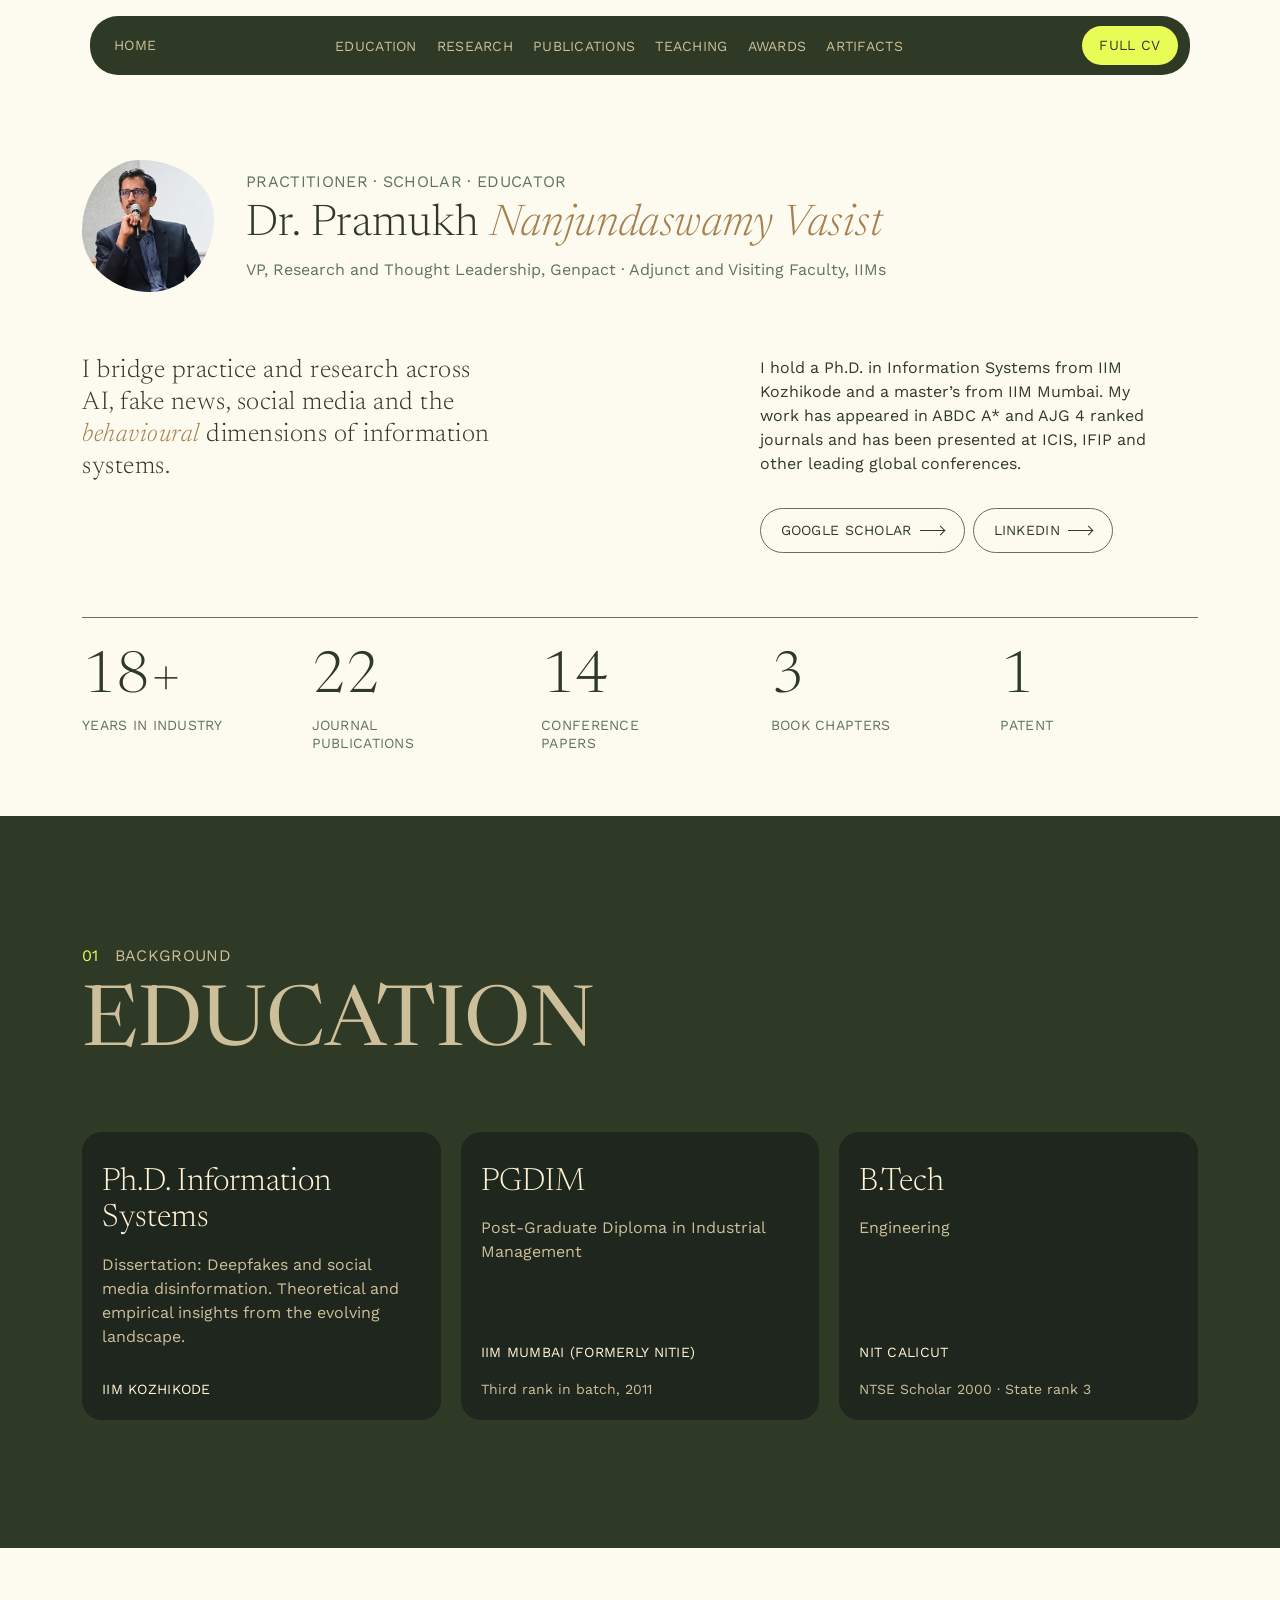
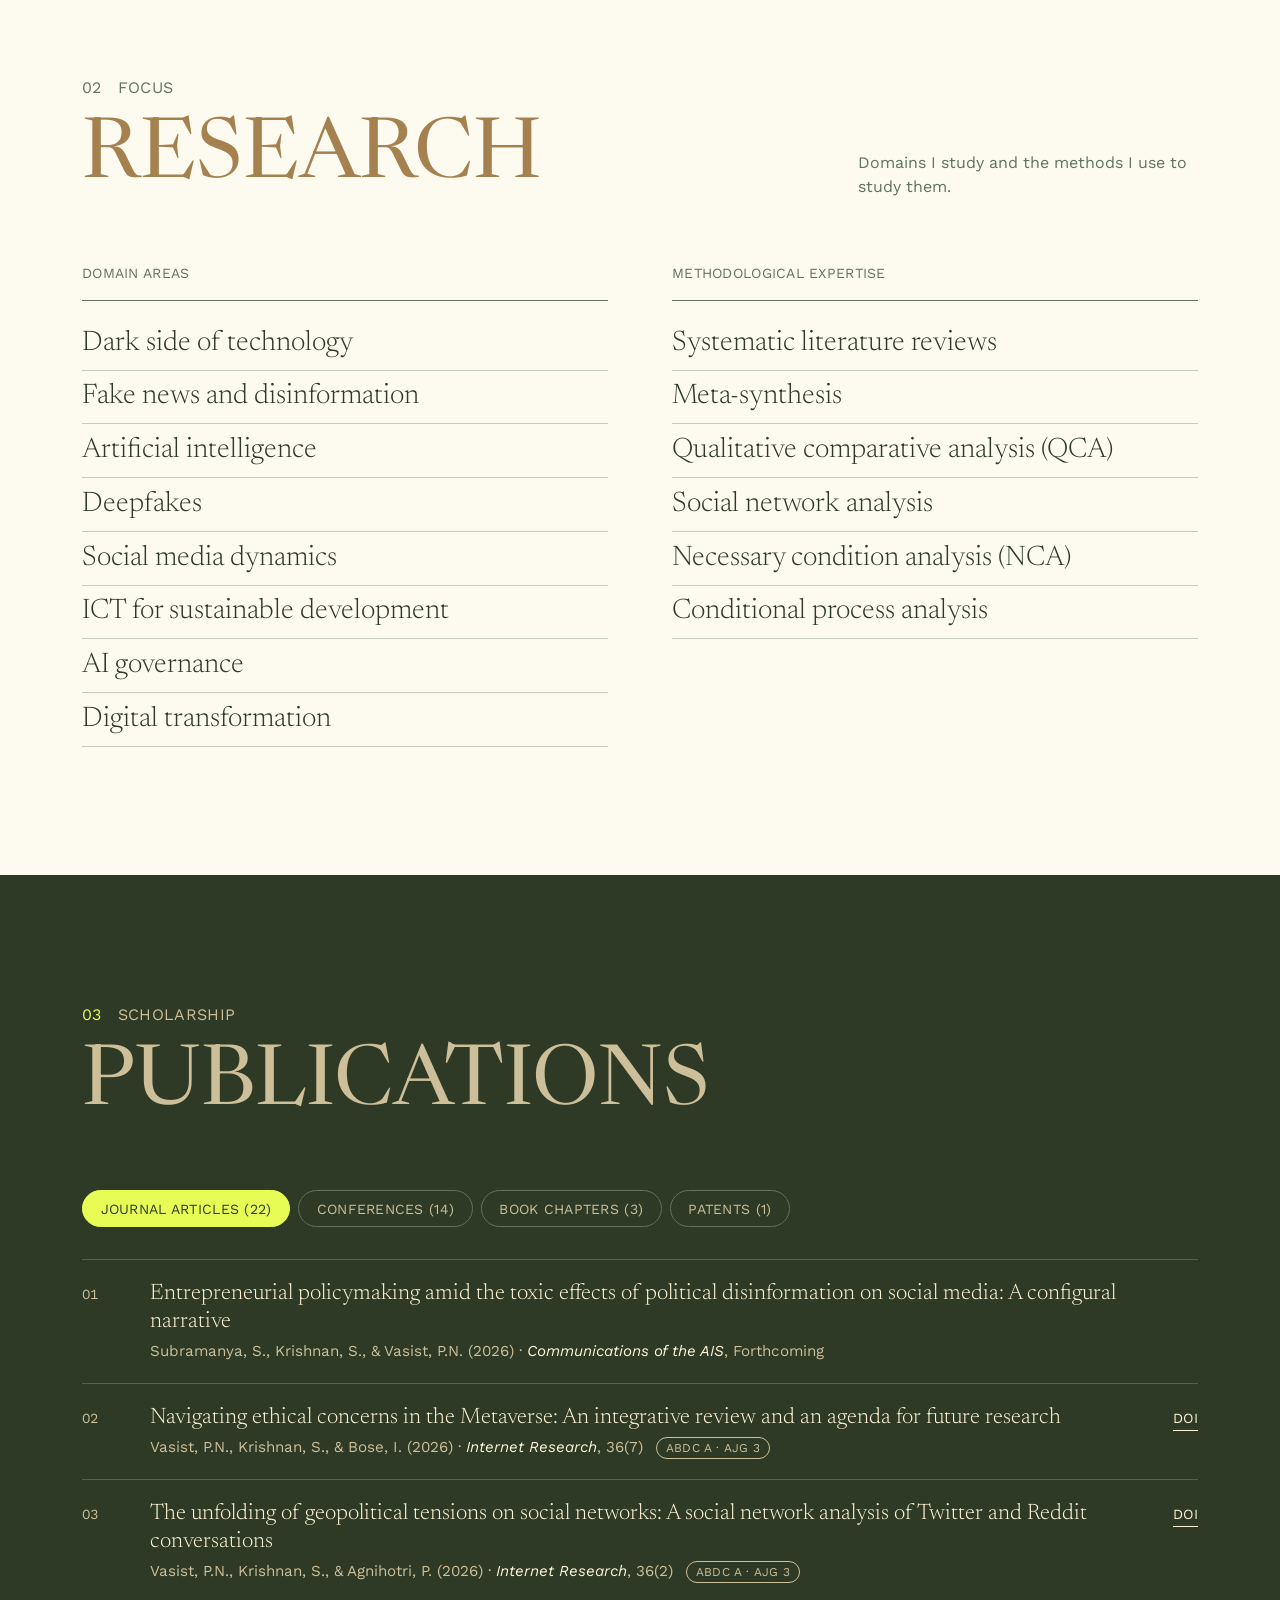
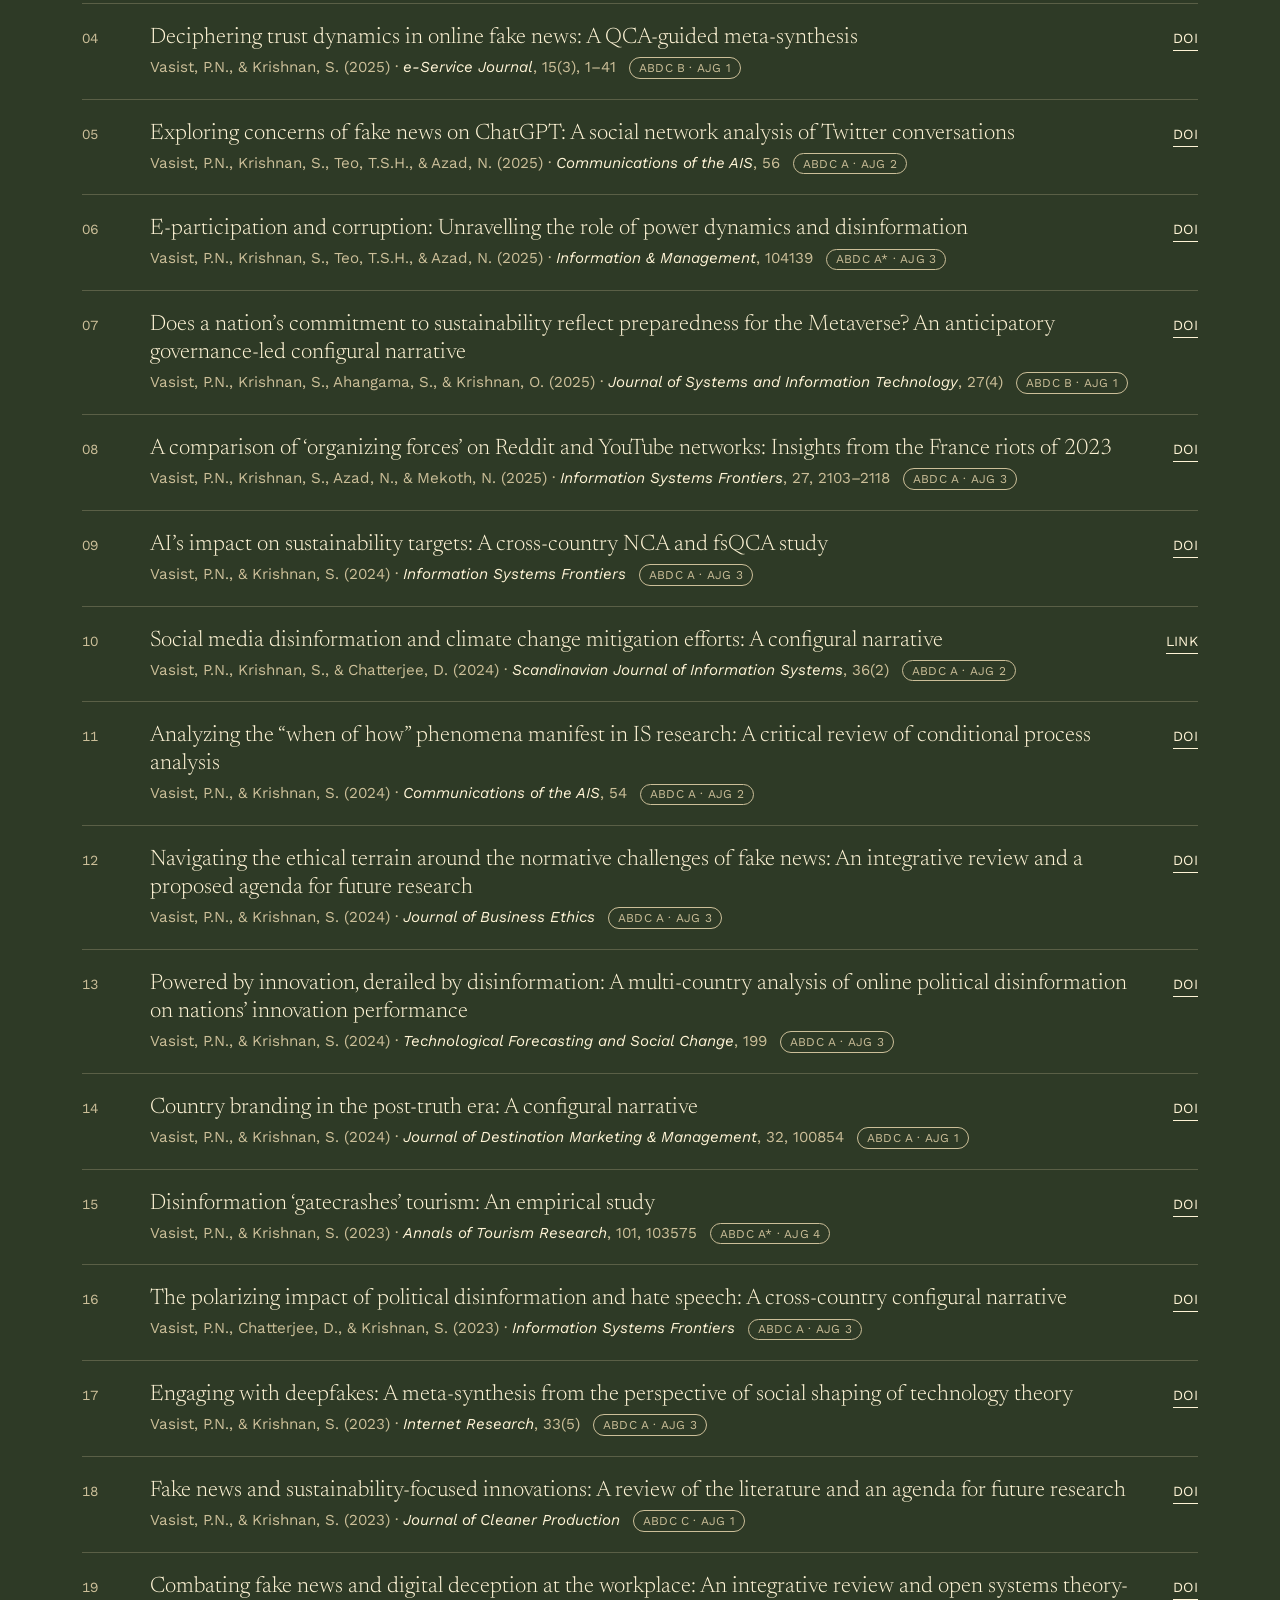
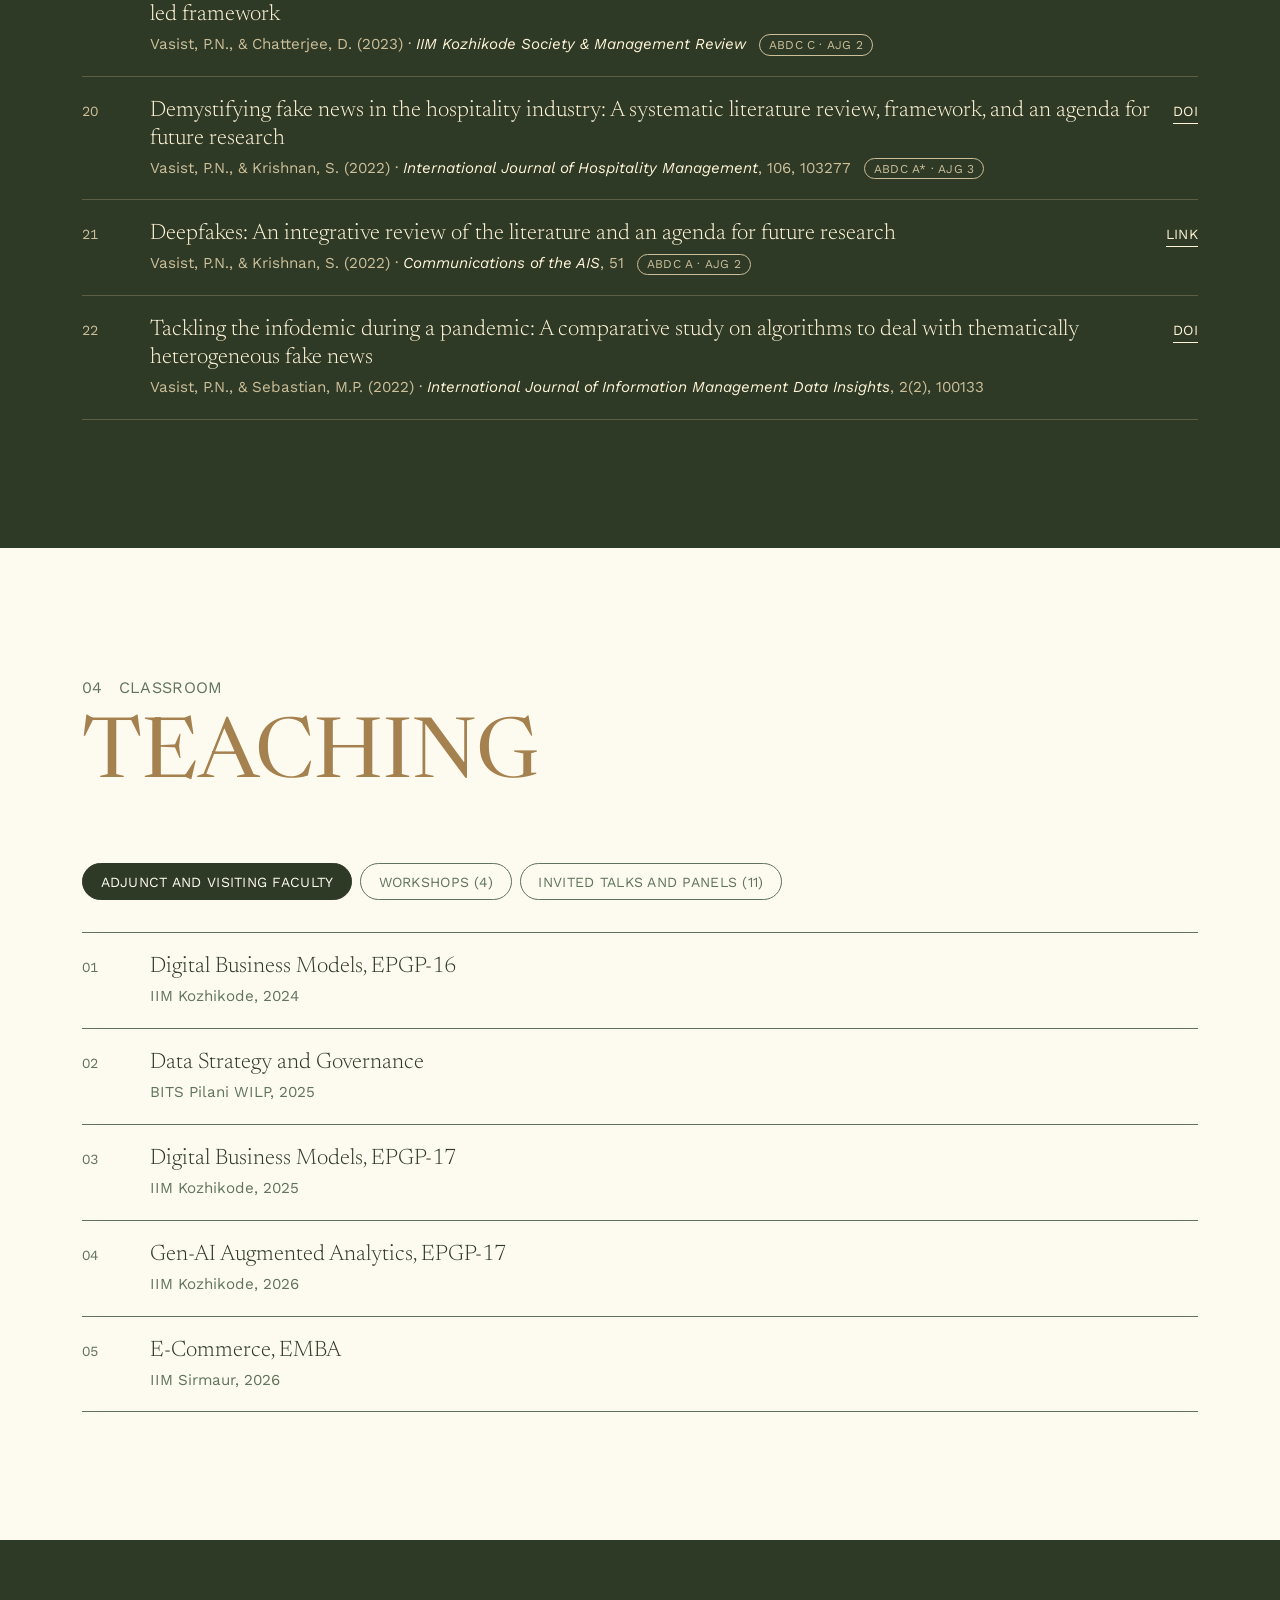
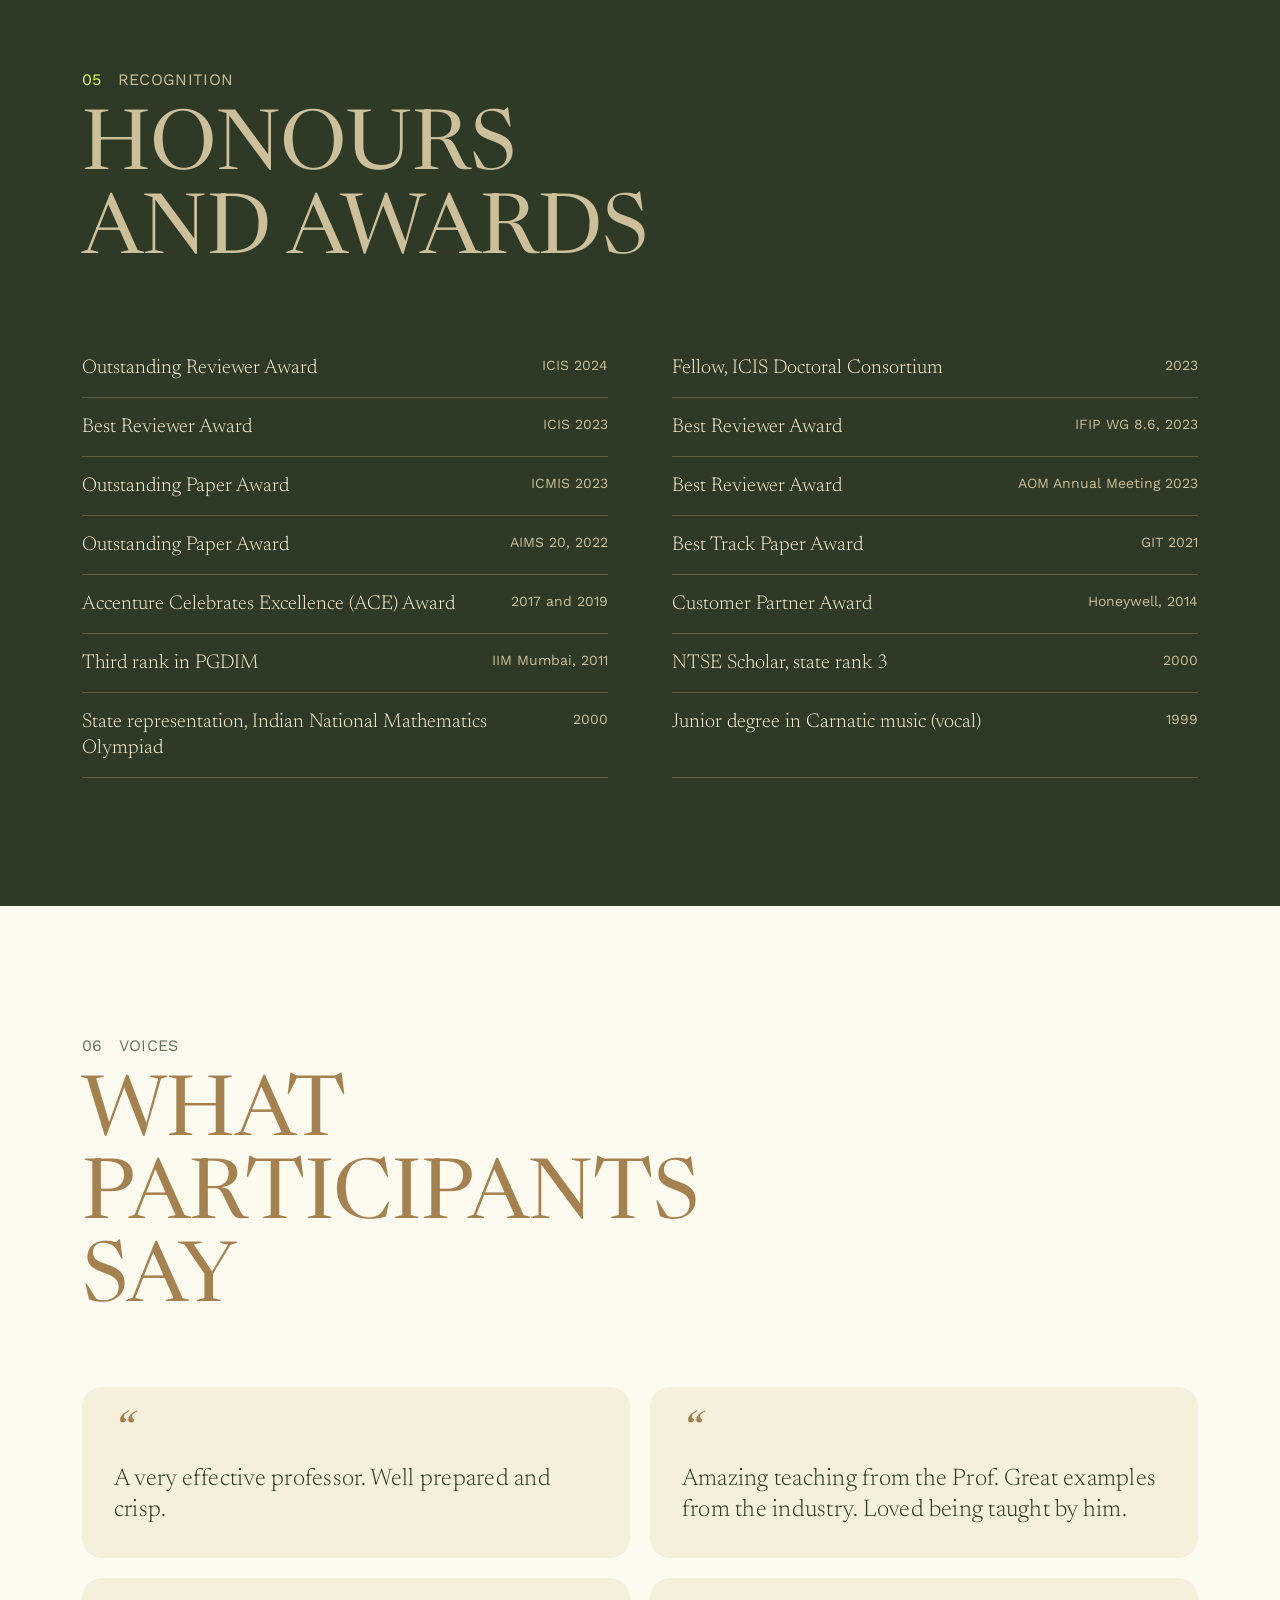
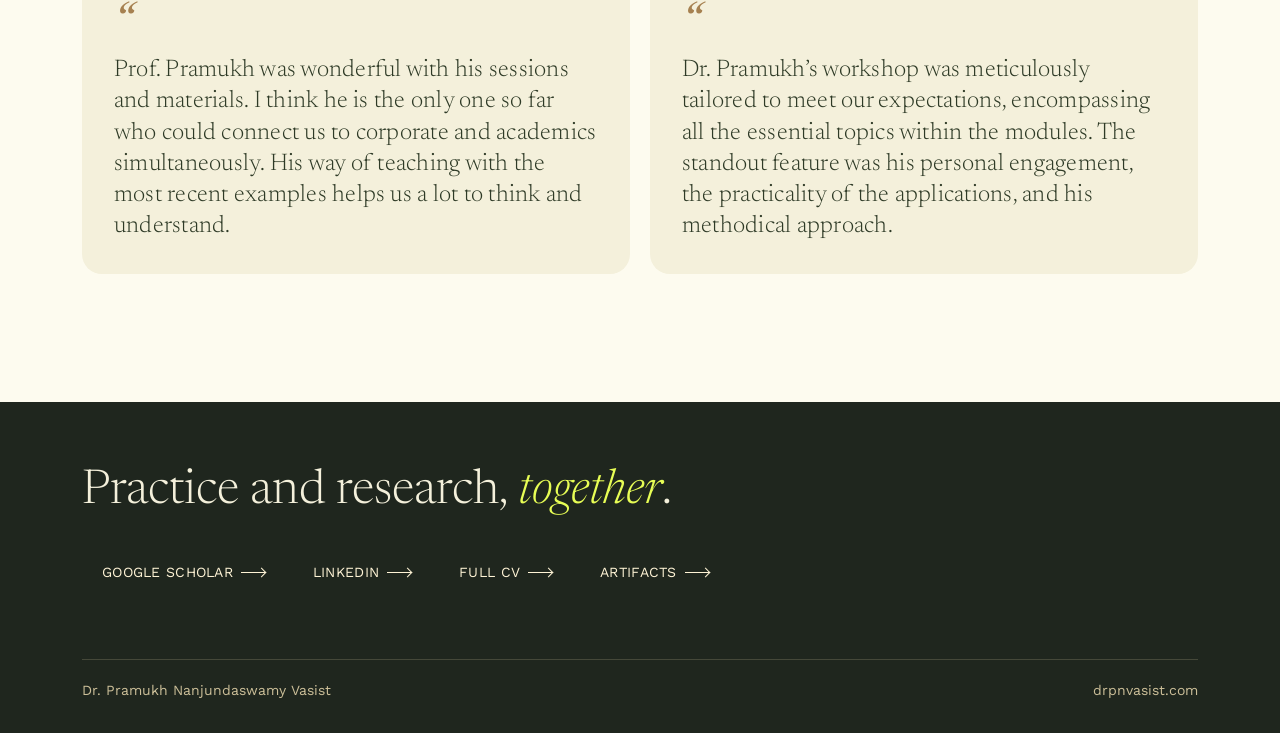
<file: index.html>
<!DOCTYPE html>
<html lang="en">
<head>
<meta charset="UTF-8">
<meta name="viewport" content="width=device-width, initial-scale=1.0">
<title>Dr. Pramukh Nanjundaswamy Vasist</title>
<meta name="description" content="Dr. Pramukh Nanjundaswamy Vasist. VP, Research and Thought Leadership at Genpact; adjunct and visiting faculty at IIMs. Research on AI, disinformation, deepfakes and the behavioural dimensions of information systems.">
<link rel="preconnect" href="https://fonts.googleapis.com">
<link rel="preconnect" href="https://fonts.gstatic.com" crossorigin>
<link href="https://fonts.googleapis.com/css2?family=Newsreader:ital,opsz,wght@0,6..72,200;0,6..72,300;0,6..72,400;1,6..72,300&family=Work+Sans:wght@400;500&display=swap" rel="stylesheet">
<style>
/* Canopy design system tokens */
:root {
  --vanilla: #fdfbef;
  --pine: #2e3a26;
  --pine-deep: #1f261e;
  --cream: #f4f0db;
  --parchment: #fff4d6;
  --sand: #ccbf99;
  --bronze: #a68150;
  --sage: #60735c;
  --lime: #e7fd55;

  --serif: "PP Editorial Old", "Newsreader", Georgia, serif;
  --sans: "Work Sans", system-ui, sans-serif;

  --space-1: .25rem; --space-2: .5rem; --space-4: 1rem; --space-5: 1.25rem;
  --space-8: 2rem; --space-16: 4rem; --space-32: 8rem;
  --radius-sm: .625rem; --radius-md: 1.125rem; --radius-lg: 1.25rem; --radius-xl: 1.75rem; --radius-pill: 9999px;
  --ease: cubic-bezier(0.4, 0, 0.2, 1);
}

/* Two grounds. Each section sets its own tokens. */
.light { --surface: var(--vanilla); --raised: var(--cream); --ink: var(--pine); --muted: var(--sage); --accent: var(--bronze); --line: var(--sage); background: var(--surface); color: var(--ink); }
.dark  { --surface: var(--pine); --raised: var(--pine-deep); --ink: var(--parchment); --muted: var(--sand); --accent: var(--lime); --line: var(--sage); background: var(--surface); color: var(--ink); }

*, *::before, *::after { box-sizing: border-box; margin: 0; padding: 0; }
html { scroll-behavior: smooth; }
body { background: var(--vanilla); color: var(--pine); font-family: var(--sans); font-size: 1rem; line-height: 1.5; -webkit-font-smoothing: antialiased; overflow-x: hidden; }
a { color: inherit; }
::selection { background: var(--lime); color: var(--pine); }

.wrap { max-width: 1180px; margin: 0 auto; padding: 0 var(--space-8); }
section { padding: var(--space-32) 0; }

/* ── Floating pill nav ── */
.nav {
  position: fixed; top: var(--space-4); left: 50%; transform: translateX(-50%);
  z-index: 50; width: min(1100px, calc(100% - 2rem));
  display: flex; align-items: center; justify-content: space-between; gap: var(--space-4);
  background: var(--pine); color: var(--parchment);
  border-radius: var(--radius-xl); padding: .65rem .75rem .65rem 1.5rem;
}
.nav-name { font-family: var(--sans); font-size: .875rem; letter-spacing: .02em; text-transform: uppercase; text-decoration: none; white-space: nowrap; color: var(--sand); transition: color .3s var(--ease); }
.nav-name:hover { color: var(--parchment); }
.nav-links { display: flex; gap: var(--space-5); list-style: none; }
.nav-links a { font-size: .875rem; letter-spacing: .02em; text-transform: uppercase; text-decoration: none; color: var(--sand); transition: color .3s var(--ease); }
.nav-links a:hover { color: var(--parchment); }
.nav-cta { font-size: .875rem; letter-spacing: .02em; text-transform: uppercase; text-decoration: none; color: var(--pine); background: var(--lime); border-radius: var(--radius-pill); padding: .55rem 1.1rem; white-space: nowrap; }

/* ── Shared type ── */
.eyebrow { font-family: var(--sans); font-size: 1rem; letter-spacing: .02em; text-transform: uppercase; color: var(--muted); display: flex; gap: var(--space-4); align-items: baseline; }
.eyebrow .num { color: var(--accent); }
.light .eyebrow .num { color: var(--muted); }
.sec-title { font-family: var(--serif); font-weight: 400; text-transform: uppercase; line-height: 1; font-size: clamp(2rem, 6.5vw, 5.375rem); color: var(--accent); margin-top: var(--space-4); }
.dark .sec-title { color: var(--sand); }
.sec-head { display: grid; grid-template-columns: 1.4fr 1fr; gap: var(--space-16); align-items: end; margin-bottom: var(--space-16); }
.sec-note { font-size: 1rem; color: var(--muted); max-width: 34ch; justify-self: end; }

.pill {
  display: inline-flex; align-items: center; gap: var(--space-2);
  font-family: var(--sans); font-size: .875rem; letter-spacing: .02em; text-transform: uppercase; text-decoration: none;
  color: var(--ink); background: none; border: 1px solid var(--line); border-radius: var(--radius-pill);
  padding: .7rem var(--space-5); cursor: pointer; transition: background .3s var(--ease), color .3s var(--ease);
}
.pill:hover { background: var(--ink); color: var(--surface); }
.pill .arr { display: inline-block; width: 1.5rem; height: 1px; background: currentColor; position: relative; }
.pill .arr::after { content: ""; position: absolute; right: 0; top: -3px; width: 7px; height: 7px; border-top: 1px solid currentColor; border-right: 1px solid currentColor; transform: rotate(45deg); }
.pill:focus-visible, .tab:focus-visible, a:focus-visible { outline: 2px solid var(--accent); outline-offset: 3px; }
.light .pill:focus-visible, .light .tab:focus-visible, .light a:focus-visible { outline-color: var(--pine); }

/* ── Hero ── */
.hero { padding-top: calc(var(--space-32) + 2rem); padding-bottom: var(--space-16); }
.hero-top { display: flex; align-items: center; gap: var(--space-8); }
.portrait {
  width: 132px; height: 132px; flex: none; object-fit: cover;
  /* soft canopy-like mask */
  border-radius: 44% 56% 48% 52% / 54% 44% 56% 46%;
}
.hero-name { font-family: var(--serif); font-weight: 300; font-size: clamp(1.75rem, 3.4vw, 3rem); line-height: 1.1; letter-spacing: .01em; margin-top: var(--space-2); white-space: nowrap; }
.hero-name em { font-style: italic; color: var(--bronze); }
.hero-role { margin-top: var(--space-2); color: var(--muted); }
.hero-body { display: grid; grid-template-columns: 1.4fr 1fr; gap: var(--space-16); margin-top: var(--space-16); align-items: start; }
.statement { font-family: var(--serif); font-weight: 300; font-size: clamp(1.35rem, 2vw, 1.9rem); line-height: 1.25; max-width: 30ch; letter-spacing: .02em; }
.statement em { font-style: italic; color: var(--bronze); }
.hero-bio { font-size: 1rem; max-width: 40ch; }
.hero-links { display: flex; flex-wrap: wrap; gap: var(--space-2); margin-top: var(--space-8); }
.stats { display: grid; grid-template-columns: repeat(5, 1fr); gap: var(--space-8); margin-top: var(--space-16); padding-top: var(--space-8); border-top: 1px solid var(--line); }
.stat-num { font-family: var(--serif); font-weight: 300; font-size: clamp(2.5rem, 4.5vw, 4.25rem); line-height: 1; }
.stat-lbl { display: block; margin-top: var(--space-2); font-size: .875rem; letter-spacing: .02em; text-transform: uppercase; color: var(--muted); max-width: 16ch; line-height: 1.3; }

/* ── Education (dark) ── */
.edu-grid { display: grid; grid-template-columns: repeat(3, 1fr); gap: var(--space-5); }
.edu-card { background: var(--raised); border-radius: var(--radius-lg); padding: var(--space-8) var(--space-5) var(--space-5); display: flex; flex-direction: column; gap: var(--space-4); min-height: 18rem; }
.edu-degree { font-family: var(--serif); font-weight: 300; font-size: 2rem; line-height: 1.15; }
.edu-field { color: var(--muted); }
.edu-inst { margin-top: auto; font-size: .875rem; letter-spacing: .02em; text-transform: uppercase; }
.edu-note { font-size: .875rem; color: var(--muted); }

/* ── Research interests (light) ── */
.int-wrap { display: grid; grid-template-columns: 1fr 1fr; gap: var(--space-16); }
.int-label { font-size: .875rem; letter-spacing: .02em; text-transform: uppercase; color: var(--muted); padding-bottom: var(--space-4); border-bottom: 1px solid var(--line); margin-bottom: var(--space-4); }
.int-list { list-style: none; }
.int-list li { font-family: var(--serif); font-weight: 300; font-size: clamp(1.4rem, 2.2vw, 2rem); line-height: 1.25; padding: .55rem 0; border-bottom: 1px solid rgba(96,115,92,.35); }

/* ── Tabs ── */
.tabs { display: flex; flex-wrap: wrap; gap: var(--space-2); margin-bottom: var(--space-8); }
.tab { font-family: var(--sans); font-size: .875rem; letter-spacing: .02em; text-transform: uppercase; background: none; color: var(--muted); border: 1px solid var(--line); border-radius: var(--radius-pill); padding: .6rem 1.1rem; cursor: pointer; transition: color .3s var(--ease), background .3s var(--ease); }
.tab:hover { color: var(--ink); }
.tab[aria-selected="true"] { background: var(--ink); color: var(--surface); border-color: var(--ink); }
.dark .tab[aria-selected="true"] { background: var(--lime); color: var(--pine); border-color: var(--lime); }
.pane[hidden] { display: none; }

/* ── Lists ── */
.rows { list-style: none; border-top: 1px solid var(--line); }
.row { display: grid; grid-template-columns: 3rem 1fr auto; gap: var(--space-5); align-items: baseline; padding: var(--space-5) 0; border-bottom: 1px solid var(--line); }
.dark .rows, .dark .row { border-color: rgba(204,191,153,.28); }
.row-n { font-size: .875rem; color: var(--muted); font-variant-numeric: tabular-nums; }
.row-title { font-family: var(--serif); font-weight: 300; font-size: 1.4rem; line-height: 1.25; }
.row-meta { margin-top: var(--space-1); font-size: .95rem; color: var(--muted); }
.row-meta em { font-style: italic; color: var(--ink); }
.badge { display: inline-block; margin-left: var(--space-2); font-size: .75rem; letter-spacing: .02em; border: 1px solid var(--muted); color: var(--muted); border-radius: var(--radius-pill); padding: .05rem .55rem; white-space: nowrap; }
.row-link { font-size: .875rem; letter-spacing: .02em; text-transform: uppercase; text-decoration: none; white-space: nowrap; border-bottom: 1px solid currentColor; padding-bottom: 1px; transition: color .3s var(--ease); }
.dark .row-link:hover { color: var(--lime); }
.light .row-link:hover { color: var(--sage); }
.rating { font-family: var(--serif); font-weight: 300; font-size: 1.75rem; line-height: 1; white-space: nowrap; }
.rating small { font-family: var(--sans); font-size: .875rem; color: var(--muted); }
.rating.pending { font-family: var(--sans); font-size: .875rem; letter-spacing: .02em; text-transform: uppercase; color: var(--muted); }

/* ── Awards (dark) ── */
.awards { list-style: none; display: grid; grid-template-columns: 1fr 1fr; column-gap: var(--space-16); }
.awards li { padding: var(--space-4) 0; border-bottom: 1px solid rgba(204,191,153,.28); display: flex; justify-content: space-between; gap: var(--space-4); }
.awards .a-name { font-family: var(--serif); font-weight: 300; font-size: 1.25rem; line-height: 1.3; }
.awards .a-meta { font-size: .875rem; color: var(--muted); white-space: nowrap; text-align: right; }

/* ── Testimonials (light) ── */
.quotes { display: grid; grid-template-columns: 1fr 1fr; gap: var(--space-5); }
.quote { background: var(--raised); border-radius: var(--radius-lg); padding: var(--space-8); }
.quote p { font-family: var(--serif); font-weight: 300; font-size: 1.5rem; line-height: 1.3; letter-spacing: .01em; }
.quote .mark { font-family: var(--serif); font-style: italic; font-size: 3rem; line-height: .6; color: var(--bronze); display: block; margin-bottom: var(--space-4); }

/* ── Footer ── */
footer { background: var(--pine-deep); color: var(--cream); padding: var(--space-16) 0 var(--space-8); }
.foot-top { display: flex; justify-content: space-between; align-items: end; gap: var(--space-8); flex-wrap: wrap; }
.foot-name { font-family: var(--serif); font-weight: 300; font-size: clamp(2rem, 4vw, 3rem); line-height: 1.1; }
.foot-name em { font-style: italic; color: var(--lime); }
.foot-links { display: flex; gap: var(--space-2); flex-wrap: wrap; }
footer .pill { --ink: var(--parchment); --surface: var(--pine-deep); }
.foot-base { margin-top: var(--space-16); padding-top: var(--space-5); border-top: 1px solid rgba(204,191,153,.22); font-size: .875rem; color: var(--sand); display: flex; justify-content: space-between; gap: var(--space-4); flex-wrap: wrap; }

/* ── Reveal ── */
.js .reveal { opacity: 0; transform: translateY(14px); filter: blur(4px); transition: opacity .6s var(--ease), transform .6s var(--ease), filter .6s var(--ease); }
.js .reveal.in { opacity: 1; transform: none; filter: none; }
@media (prefers-reduced-motion: reduce) { .reveal { opacity: 1; transform: none; filter: none; transition: none; } html { scroll-behavior: auto; } }

/* ── Responsive ── */
@media (max-width: 960px) {
  .nav-links { display: none; }
  .sec-head, .hero-body, .int-wrap { grid-template-columns: 1fr; gap: var(--space-8); }
  .sec-note { justify-self: start; }
  .stats { grid-template-columns: repeat(3, 1fr); }
  .edu-grid, .quotes, .awards { grid-template-columns: 1fr; }
  .edu-card { min-height: 0; }
}
@media (max-width: 600px) {
  .wrap { padding: 0 1rem; }
  section { padding: var(--space-16) 0; }
  .hero { padding-top: 7rem; }
  .hero-top { flex-direction: column; align-items: flex-start; gap: var(--space-5); }
  .portrait { width: 96px; height: 96px; }
  .hero-name { font-size: clamp(1.1rem, 5.6vw, 1.75rem); }
  .stats { grid-template-columns: repeat(2, 1fr); gap: var(--space-5); }
  .row { grid-template-columns: 2rem 1fr; }
  .row > :last-child:not(:nth-child(2)) { grid-column: 2; justify-self: start; }
  .nav { padding-left: 1rem; }
  }

/* ── Mobile menu ── */
.nav-toggle { display: none; }
@media (max-width: 960px) {
  html:not(.js) .nav-links { display: flex; overflow-x: auto; gap: var(--space-4); }
  .nav-toggle { display: inline-flex; flex-direction: column; justify-content: center; gap: 5px; width: 40px; height: 40px; margin-left: auto; margin-right: var(--space-2);
    background: none; border: 1px solid rgba(204,191,153,.35); border-radius: var(--radius-pill); cursor: pointer; padding: 0 11px; }
  .nav-toggle span { display: block; height: 1px; background: var(--parchment); transition: transform .3s var(--ease); }
  .nav[data-open] .nav-toggle span:first-child { transform: translateY(3px) rotate(45deg); }
  .nav[data-open] .nav-toggle span:last-child { transform: translateY(-3px) rotate(-45deg); }
  .nav[data-open] .nav-links { display: flex; flex-direction: column; gap: 0; position: absolute; top: calc(100% + .5rem); left: 0; right: 0;
    background: var(--pine); border-radius: var(--radius-lg); padding: .5rem 1.5rem; box-shadow: 0 18px 40px -24px rgba(0,0,0,.6); }
  .nav[data-open] .nav-links li + li { border-top: 1px solid rgba(204,191,153,.2); }
  .nav[data-open] .nav-links a { display: block; padding: .9rem 0; }
  .nav-toggle:focus-visible { outline: 2px solid var(--lime); outline-offset: 3px; }
}
</style>
<script>document.documentElement.classList.add('js');</script>
</head>
<body>

<nav class="nav" aria-label="Primary">
  <a class="nav-name" href="#home">Home</a>
  <button class="nav-toggle" type="button" aria-expanded="false" aria-controls="nav-links" aria-label="Open menu"><span></span><span></span></button>
  <ul class="nav-links" id="nav-links">
    <li><a href="#education">Education</a></li>
    <li><a href="#interests">Research</a></li>
    <li><a href="#publications">Publications</a></li>
    <li><a href="#teaching">Teaching</a></li>
    <li><a href="#awards">Awards</a></li>
    <li><a href="/artifacts/">Artifacts</a></li>
  </ul>
  <a class="nav-cta" href="https://tinyurl.com/yswn8jab" target="_blank" rel="noopener">Full CV</a>
</nav>

<!-- HERO -->
<header class="light hero" id="home">
  <div class="wrap">
    <div class="hero-top reveal">
      <img class="portrait" src="[data-uri]" width="132" height="132" alt="Dr. Pramukh N. Vasist">
      <div>
        <p class="eyebrow">Practitioner &middot; Scholar &middot; Educator</p>
        <h1 class="hero-name">Dr. Pramukh <em>Nanjundaswamy Vasist</em></h1>
        <p class="hero-role">VP, Research and Thought Leadership, Genpact &middot; Adjunct and Visiting Faculty, IIMs</p>
      </div>
    </div>

    <div class="hero-body">
      <p class="statement reveal">I bridge practice and research across AI, fake news, social media and the <em>behavioural</em> dimensions of information systems.</p>
      <div class="reveal">
        <p class="hero-bio">I hold a Ph.D. in Information Systems from IIM Kozhikode and a master&rsquo;s from IIM Mumbai. My work has appeared in ABDC&nbsp;A&ast; and AJG&nbsp;4 ranked journals and has been presented at ICIS, IFIP and other leading global conferences.</p>
        <div class="hero-links">
          <a class="pill" href="https://scholar.google.com/citations?user=hzOFIsoAAAAJ&hl=en&authuser=1" target="_blank" rel="noopener">Google Scholar <span class="arr" aria-hidden="true"></span></a>
          <a class="pill" href="https://www.linkedin.com/in/pramukhvasist/" target="_blank" rel="noopener">LinkedIn <span class="arr" aria-hidden="true"></span></a>
        </div>
      </div>
    </div>

    <div class="stats reveal">
      <div><div class="stat-num">18+</div><span class="stat-lbl">Years in industry</span></div>
      <div><div class="stat-num">22</div><span class="stat-lbl">Journal publications</span></div>
      <div><div class="stat-num">14</div><span class="stat-lbl">Conference papers</span></div>
      <div><div class="stat-num">3</div><span class="stat-lbl">Book chapters</span></div>
      <div><div class="stat-num">1</div><span class="stat-lbl">Patent</span></div>
    </div>
  </div>
</header>

<!-- EDUCATION -->
<section class="dark" id="education">
  <div class="wrap">
    <div class="sec-head reveal">
      <div>
        <p class="eyebrow"><span class="num">01</span> Background</p>
        <h2 class="sec-title">Education</h2>
      </div>
    </div>
    <div class="edu-grid">
      <article class="edu-card reveal">
        <h3 class="edu-degree">Ph.D. Information Systems</h3>
        <p class="edu-field">Dissertation: Deepfakes and social media disinformation. Theoretical and empirical insights from the evolving landscape.</p>
        <p class="edu-inst">IIM Kozhikode</p>
      </article>
      <article class="edu-card reveal">
        <h3 class="edu-degree">PGDIM</h3>
        <p class="edu-field">Post-Graduate Diploma in Industrial Management</p>
        <p class="edu-inst">IIM Mumbai (formerly NITIE)</p>
        <p class="edu-note">Third rank in batch, 2011</p>
      </article>
      <article class="edu-card reveal">
        <h3 class="edu-degree">B.Tech</h3>
        <p class="edu-field">Engineering</p>
        <p class="edu-inst">NIT Calicut</p>
        <p class="edu-note">NTSE Scholar 2000 &middot; State rank 3</p>
      </article>
    </div>
  </div>
</section>

<!-- RESEARCH INTERESTS -->
<section class="light" id="interests">
  <div class="wrap">
    <div class="sec-head reveal">
      <div>
        <p class="eyebrow"><span class="num">02</span> Focus</p>
        <h2 class="sec-title">Research</h2>
      </div>
      <p class="sec-note">Domains I study and the methods I use to study them.</p>
    </div>
    <div class="int-wrap">
      <div class="reveal">
        <p class="int-label">Domain areas</p>
        <ul class="int-list">
          <li>Dark side of technology</li>
          <li>Fake news and disinformation</li>
          <li>Artificial intelligence</li>
          <li>Deepfakes</li>
          <li>Social media dynamics</li>
          <li>ICT for sustainable development</li>
          <li>AI governance</li>
          <li>Digital transformation</li>
        </ul>
      </div>
      <div class="reveal">
        <p class="int-label">Methodological expertise</p>
        <ul class="int-list">
          <li>Systematic literature reviews</li>
          <li>Meta-synthesis</li>
          <li>Qualitative comparative analysis (QCA)</li>
          <li>Social network analysis</li>
          <li>Necessary condition analysis (NCA)</li>
          <li>Conditional process analysis</li>
        </ul>
      </div>
    </div>
  </div>
</section>

<!-- PUBLICATIONS -->
<section class="dark" id="publications">
  <div class="wrap">
    <div class="sec-head reveal">
      <div>
        <p class="eyebrow"><span class="num">03</span> Scholarship</p>
        <h2 class="sec-title">Publications</h2>
      </div>
    </div>

    <div class="tabs" role="tablist" data-group="pubs">
      <button class="tab" role="tab" aria-selected="true" aria-controls="journals">Journal articles (22)</button>
      <button class="tab" role="tab" aria-selected="false" aria-controls="conferences">Conferences (14)</button>
      <button class="tab" role="tab" aria-selected="false" aria-controls="books">Book chapters (3)</button>
      <button class="tab" role="tab" aria-selected="false" aria-controls="patents">Patents (1)</button>
    </div>

    <div class="pane" id="journals" role="tabpanel">
      <ol class="rows">
        <li class="row"><span class="row-n">01</span><div><div class="row-title">Entrepreneurial policymaking amid the toxic effects of political disinformation on social media: A configural narrative</div><div class="row-meta">Subramanya, S., Krishnan, S., &amp; Vasist, P.N. (2026) &middot; <em>Communications of the AIS</em>, Forthcoming</div></div><span></span></li>
        <li class="row"><span class="row-n">02</span><div><div class="row-title">Navigating ethical concerns in the Metaverse: An integrative review and an agenda for future research</div><div class="row-meta">Vasist, P.N., Krishnan, S., &amp; Bose, I. (2026) &middot; <em>Internet Research</em>, 36(7) <span class="badge">ABDC A &middot; AJG 3</span></div></div><a class="row-link" href="https://doi.org/10.1108/INTR-04-2024-0657" target="_blank" rel="noopener">DOI</a></li>
        <li class="row"><span class="row-n">03</span><div><div class="row-title">The unfolding of geopolitical tensions on social networks: A social network analysis of Twitter and Reddit conversations</div><div class="row-meta">Vasist, P.N., Krishnan, S., &amp; Agnihotri, P. (2026) &middot; <em>Internet Research</em>, 36(2) <span class="badge">ABDC A &middot; AJG 3</span></div></div><a class="row-link" href="https://doi.org/10.1108/INTR-02-2024-0155" target="_blank" rel="noopener">DOI</a></li>
        <li class="row"><span class="row-n">04</span><div><div class="row-title">Deciphering trust dynamics in online fake news: A QCA-guided meta-synthesis</div><div class="row-meta">Vasist, P.N., &amp; Krishnan, S. (2025) &middot; <em>e-Service Journal</em>, 15(3), 1&ndash;41 <span class="badge">ABDC B &middot; AJG 1</span></div></div><a class="row-link" href="https://dx.doi.org/10.2979/esj.00008" target="_blank" rel="noopener">DOI</a></li>
        <li class="row"><span class="row-n">05</span><div><div class="row-title">Exploring concerns of fake news on ChatGPT: A social network analysis of Twitter conversations</div><div class="row-meta">Vasist, P.N., Krishnan, S., Teo, T.S.H., &amp; Azad, N. (2025) &middot; <em>Communications of the AIS</em>, 56 <span class="badge">ABDC A &middot; AJG 2</span></div></div><a class="row-link" href="https://doi.org/10.17705/1CAIS.05636" target="_blank" rel="noopener">DOI</a></li>
        <li class="row"><span class="row-n">06</span><div><div class="row-title">E-participation and corruption: Unravelling the role of power dynamics and disinformation</div><div class="row-meta">Vasist, P.N., Krishnan, S., Teo, T.S.H., &amp; Azad, N. (2025) &middot; <em>Information &amp; Management</em>, 104139 <span class="badge">ABDC A&ast; &middot; AJG 3</span></div></div><a class="row-link" href="https://doi.org/10.1016/j.im.2025.104139" target="_blank" rel="noopener">DOI</a></li>
        <li class="row"><span class="row-n">07</span><div><div class="row-title">Does a nation&rsquo;s commitment to sustainability reflect preparedness for the Metaverse? An anticipatory governance-led configural narrative</div><div class="row-meta">Vasist, P.N., Krishnan, S., Ahangama, S., &amp; Krishnan, O. (2025) &middot; <em>Journal of Systems and Information Technology</em>, 27(4) <span class="badge">ABDC B &middot; AJG 1</span></div></div><a class="row-link" href="https://doi.org/10.1108/JSIT-08-2024-0302" target="_blank" rel="noopener">DOI</a></li>
        <li class="row"><span class="row-n">08</span><div><div class="row-title">A comparison of &lsquo;organizing forces&rsquo; on Reddit and YouTube networks: Insights from the France riots of 2023</div><div class="row-meta">Vasist, P.N., Krishnan, S., Azad, N., &amp; Mekoth, N. (2025) &middot; <em>Information Systems Frontiers</em>, 27, 2103&ndash;2118 <span class="badge">ABDC A &middot; AJG 3</span></div></div><a class="row-link" href="https://doi.org/10.1007/s10796-025-10587-1" target="_blank" rel="noopener">DOI</a></li>
        <li class="row"><span class="row-n">09</span><div><div class="row-title">AI&rsquo;s impact on sustainability targets: A cross-country NCA and fsQCA study</div><div class="row-meta">Vasist, P.N., &amp; Krishnan, S. (2024) &middot; <em>Information Systems Frontiers</em> <span class="badge">ABDC A &middot; AJG 3</span></div></div><a class="row-link" href="https://doi.org/10.1007/s10796-024-10543-5" target="_blank" rel="noopener">DOI</a></li>
        <li class="row"><span class="row-n">10</span><div><div class="row-title">Social media disinformation and climate change mitigation efforts: A configural narrative</div><div class="row-meta">Vasist, P.N., Krishnan, S., &amp; Chatterjee, D. (2024) &middot; <em>Scandinavian Journal of Information Systems</em>, 36(2) <span class="badge">ABDC A &middot; AJG 2</span></div></div><a class="row-link" href="https://aisel.aisnet.org/sjis/vol36/iss2/4" target="_blank" rel="noopener">Link</a></li>
        <li class="row"><span class="row-n">11</span><div><div class="row-title">Analyzing the &ldquo;when of how&rdquo; phenomena manifest in IS research: A critical review of conditional process analysis</div><div class="row-meta">Vasist, P.N., &amp; Krishnan, S. (2024) &middot; <em>Communications of the AIS</em>, 54 <span class="badge">ABDC A &middot; AJG 2</span></div></div><a class="row-link" href="https://doi.org/10.17705/1CAIS.05430" target="_blank" rel="noopener">DOI</a></li>
        <li class="row"><span class="row-n">12</span><div><div class="row-title">Navigating the ethical terrain around the normative challenges of fake news: An integrative review and a proposed agenda for future research</div><div class="row-meta">Vasist, P.N., &amp; Krishnan, S. (2024) &middot; <em>Journal of Business Ethics</em> <span class="badge">ABDC A &middot; AJG 3</span></div></div><a class="row-link" href="https://doi.org/10.1007/s10551-024-05686-z" target="_blank" rel="noopener">DOI</a></li>
        <li class="row"><span class="row-n">13</span><div><div class="row-title">Powered by innovation, derailed by disinformation: A multi-country analysis of online political disinformation on nations&rsquo; innovation performance</div><div class="row-meta">Vasist, P.N., &amp; Krishnan, S. (2024) &middot; <em>Technological Forecasting and Social Change</em>, 199 <span class="badge">ABDC A &middot; AJG 3</span></div></div><a class="row-link" href="https://doi.org/10.1016/j.techfore.2023.123029" target="_blank" rel="noopener">DOI</a></li>
        <li class="row"><span class="row-n">14</span><div><div class="row-title">Country branding in the post-truth era: A configural narrative</div><div class="row-meta">Vasist, P.N., &amp; Krishnan, S. (2024) &middot; <em>Journal of Destination Marketing &amp; Management</em>, 32, 100854 <span class="badge">ABDC A &middot; AJG 1</span></div></div><a class="row-link" href="https://doi.org/10.1016/j.jdmm.2024.100854" target="_blank" rel="noopener">DOI</a></li>
        <li class="row"><span class="row-n">15</span><div><div class="row-title">Disinformation &lsquo;gatecrashes&rsquo; tourism: An empirical study</div><div class="row-meta">Vasist, P.N., &amp; Krishnan, S. (2023) &middot; <em>Annals of Tourism Research</em>, 101, 103575 <span class="badge">ABDC A&ast; &middot; AJG 4</span></div></div><a class="row-link" href="https://doi.org/10.1016/j.annals.2023.103575" target="_blank" rel="noopener">DOI</a></li>
        <li class="row"><span class="row-n">16</span><div><div class="row-title">The polarizing impact of political disinformation and hate speech: A cross-country configural narrative</div><div class="row-meta">Vasist, P.N., Chatterjee, D., &amp; Krishnan, S. (2023) &middot; <em>Information Systems Frontiers</em> <span class="badge">ABDC A &middot; AJG 3</span></div></div><a class="row-link" href="https://doi.org/10.1007/s10796-023-10390-w" target="_blank" rel="noopener">DOI</a></li>
        <li class="row"><span class="row-n">17</span><div><div class="row-title">Engaging with deepfakes: A meta-synthesis from the perspective of social shaping of technology theory</div><div class="row-meta">Vasist, P.N., &amp; Krishnan, S. (2023) &middot; <em>Internet Research</em>, 33(5) <span class="badge">ABDC A &middot; AJG 3</span></div></div><a class="row-link" href="https://doi.org/10.1108/INTR-06-2022-0465" target="_blank" rel="noopener">DOI</a></li>
        <li class="row"><span class="row-n">18</span><div><div class="row-title">Fake news and sustainability-focused innovations: A review of the literature and an agenda for future research</div><div class="row-meta">Vasist, P.N., &amp; Krishnan, S. (2023) &middot; <em>Journal of Cleaner Production</em> <span class="badge">ABDC C &middot; AJG 1</span></div></div><a class="row-link" href="https://doi.org/10.1016/j.jclepro.2023.135933" target="_blank" rel="noopener">DOI</a></li>
        <li class="row"><span class="row-n">19</span><div><div class="row-title">Combating fake news and digital deception at the workplace: An integrative review and open systems theory-led framework</div><div class="row-meta">Vasist, P.N., &amp; Chatterjee, D. (2023) &middot; <em>IIM Kozhikode Society &amp; Management Review</em> <span class="badge">ABDC C &middot; AJG 2</span></div></div><a class="row-link" href="https://doi.org/10.1177/22779752231163360" target="_blank" rel="noopener">DOI</a></li>
        <li class="row"><span class="row-n">20</span><div><div class="row-title">Demystifying fake news in the hospitality industry: A systematic literature review, framework, and an agenda for future research</div><div class="row-meta">Vasist, P.N., &amp; Krishnan, S. (2022) &middot; <em>International Journal of Hospitality Management</em>, 106, 103277 <span class="badge">ABDC A&ast; &middot; AJG 3</span></div></div><a class="row-link" href="https://doi.org/10.1016/j.ijhm.2022.103277" target="_blank" rel="noopener">DOI</a></li>
        <li class="row"><span class="row-n">21</span><div><div class="row-title">Deepfakes: An integrative review of the literature and an agenda for future research</div><div class="row-meta">Vasist, P.N., &amp; Krishnan, S. (2022) &middot; <em>Communications of the AIS</em>, 51 <span class="badge">ABDC A &middot; AJG 2</span></div></div><a class="row-link" href="https://aisel.aisnet.org/cais/vol51/iss1/14" target="_blank" rel="noopener">Link</a></li>
        <li class="row"><span class="row-n">22</span><div><div class="row-title">Tackling the infodemic during a pandemic: A comparative study on algorithms to deal with thematically heterogeneous fake news</div><div class="row-meta">Vasist, P.N., &amp; Sebastian, M.P. (2022) &middot; <em>International Journal of Information Management Data Insights</em>, 2(2), 100133</div></div><a class="row-link" href="https://doi.org/10.1016/j.jjimei.2022.100133" target="_blank" rel="noopener">DOI</a></li>
      </ol>
    </div>

    <div class="pane" id="conferences" role="tabpanel" hidden>
      <ol class="rows">
        <li class="row"><span class="row-n">01</span><div><div class="row-title">With great responsibility comes great innovation? Exploring tensions between responsible AI practices and AI innovations</div><div class="row-meta">Vasist, P.N., &amp; Krishnan, S. (2025) &middot; India Conference on Information Systems (INCIS) 2025</div></div><span></span></li>
        <li class="row"><span class="row-n">02</span><div><div class="row-title">Ethics in the balance: How sustainability and corruption shape nations&rsquo; responsible AI progress</div><div class="row-meta">Mudgal, S., Vasist, P.N., &amp; Krishnan, S. (2024) &middot; Bright Internet Global Symposium (BIGS) 2024</div></div><span></span></li>
        <li class="row"><span class="row-n">03</span><div><div class="row-title">The role of CIOs and board&rsquo;s IT competence on HIT investments</div><div class="row-meta">Vasist, P.N., Anand, A., &amp; Krishnan, S. (2023) &middot; ICIS, Hyderabad</div></div><a class="row-link" href="https://aisel.aisnet.org/icis2023/itadopt/itadopt/16" target="_blank" rel="noopener">Link</a></li>
        <li class="row"><span class="row-n">04</span><div><div class="row-title">Brand engagement in virtual communities: A netnographic study</div><div class="row-meta">Vasist, P.N. (2023) &middot; ICIS, Hyderabad</div></div><a class="row-link" href="https://aisel.aisnet.org/icis2023/user_behav/user_behav/15" target="_blank" rel="noopener">Link</a></li>
        <li class="row"><span class="row-n">05</span><div><div class="row-title">Why do consumers believe in brand-related fake news? Insights from a methodological juxtaposition of QCA and meta-synthesis</div><div class="row-meta">Vasist, P.N., &amp; Krishnan, S. (2023) &middot; IFIP WG 8.6 Working Conference, Pune</div></div><span></span></li>
        <li class="row"><span class="row-n">06</span><div><div class="row-title">AI&rsquo;s impact on sustainability targets: A cross-country NCA and fsQCA study</div><div class="row-meta">Vasist, P.N., &amp; Krishnan, S. (2023) &middot; Bright Internet Global Symposium (BIGS) 2023</div></div><span></span></li>
        <li class="row"><span class="row-n">07</span><div><div class="row-title">ChatGPT for fake news: Unveiling the dark side through a social network analysis</div><div class="row-meta">Krishnan, S., &amp; Vasist, P.N. (2023) &middot; ICMIS-23</div></div><span></span></li>
        <li class="row"><span class="row-n">08</span><div><div class="row-title">Combating corruption with e-participation: Insights on the impact of urban bias</div><div class="row-meta">Krishnan, S., &amp; Vasist, P.N. (2023) &middot; ICMIS-23</div></div><span></span></li>
        <li class="row"><span class="row-n">09</span><div><div class="row-title">Destabilization in the post-truth era: An fsQCA-led analysis</div><div class="row-meta">Krishnan, S., &amp; Vasist, P.N. (2022) &middot; AIMS International Conference on Management (AIMS 20)</div></div><span></span></li>
        <li class="row"><span class="row-n">10</span><div><div class="row-title">Can the practice of mindfulness prevent smartphone addiction?</div><div class="row-meta">Vasist, P.N., &amp; Pillai, R.R. (2022) &middot; IRCM 2022</div></div><span></span></li>
        <li class="row"><span class="row-n">11</span><div><div class="row-title">Is nomophobia an early indicator of developing problematic smartphone use?</div><div class="row-meta">Vasist, P.N., &amp; Pillai, R.R. (2021) &middot; ACIS 2021</div></div><a class="row-link" href="https://aisel.aisnet.org/acis2021/24" target="_blank" rel="noopener">Link</a></li>
        <li class="row"><span class="row-n">12</span><div><div class="row-title">Digital asceticism: The power of mindfulness and emotions in regulating nomophobia</div><div class="row-meta">Vasist, P.N., &amp; Pillai, R.R. (2021) &middot; GIT 2021</div></div><span></span></li>
        <li class="row"><span class="row-n">13</span><div><div class="row-title">Tackling the churn at Cellular Telecom Ltd</div><div class="row-meta">Vasist, P.N., Kamble, S., &amp; Dhume, S. (2010) &middot; International Case Conference, Goa</div></div><span></span></li>
        <li class="row"><span class="row-n">14</span><div><div class="row-title">Six Sigma implementation in the telecom sector: Revenue enhancement and customer retention</div><div class="row-meta">Vasist, P.N., &amp; Koilakuntla, M. (2010) &middot; ISDSI-2010, MDI Gurgaon</div></div><span></span></li>
      </ol>
    </div>

    <div class="pane" id="books" role="tabpanel" hidden>
      <ol class="rows">
        <li class="row"><span class="row-n">01</span><div><div class="row-title">Why do consumers believe in brand-related fake news? Insights from a methodological juxtaposition of QCA and meta-synthesis</div><div class="row-meta">Vasist, P.N., &amp; Krishnan, S. (2023) &middot; In <em>Transfer, Diffusion and Adoption of Next-Generation Digital Technologies</em>. TDIT 2023. IFIP AICT, vol. 699. Springer, Cham.</div></div><a class="row-link" href="https://doi.org/10.1007/978-3-031-50204-0_21" target="_blank" rel="noopener">DOI</a></li>
        <li class="row"><span class="row-n">02</span><div><div class="row-title">Rethinking nation branding in the post-pandemic, post-truth era</div><div class="row-meta">Krishnan, S., Chatterjee, D., &amp; Vasist, P.N. (2023) &middot; In <em>Contemporary Trends in Marketing</em>. Springer Nature Switzerland.</div></div><a class="row-link" href="https://doi.org/10.1007/978-3-031-36589-8_5" target="_blank" rel="noopener">DOI</a></li>
        <li class="row"><span class="row-n">03</span><div><div class="row-title">Six Sigma implementation in the telecom sector: Revenue enhancement and customer retention</div><div class="row-meta">Vasist, P.N., &amp; Koilakuntla, M. (2011) &middot; In <em>Managing Global Services: Emerging Trends</em>. Excel Books, pp. 216&ndash;233.</div></div><span></span></li>
      </ol>
    </div>

    <div class="pane" id="patents" role="tabpanel" hidden>
      <ol class="rows">
        <li class="row"><span class="row-n">01</span><div><div class="row-title">Data integration and curation</div><div class="row-meta">US Patent 11,481,412 (2022) &middot; India Patent 580,812 (2026)</div></div><span></span></li>
      </ol>
    </div>
  </div>
</section>

<!-- TEACHING -->
<section class="light" id="teaching">
  <div class="wrap">
    <div class="sec-head reveal">
      <div>
        <p class="eyebrow"><span class="num">04</span> Classroom</p>
        <h2 class="sec-title">Teaching</h2>
      </div>
          </div>

    <div class="tabs" role="tablist" data-group="teach">
      <button class="tab" role="tab" aria-selected="true" aria-controls="faculty">Adjunct and visiting faculty</button>
      <button class="tab" role="tab" aria-selected="false" aria-controls="workshops">Workshops (4)</button>
      <button class="tab" role="tab" aria-selected="false" aria-controls="talks">Invited talks and panels (11)</button>
    </div>

    <div class="pane" id="faculty" role="tabpanel">
      <ol class="rows">
        <li class="row"><span class="row-n">01</span><div><div class="row-title">Digital Business Models, EPGP-16</div><div class="row-meta">IIM Kozhikode, 2024</div></div>
        <li class="row"><span class="row-n">02</span><div><div class="row-title">Data Strategy and Governance</div><div class="row-meta">BITS Pilani WILP, 2025</div></div>
        <li class="row"><span class="row-n">03</span><div><div class="row-title">Digital Business Models, EPGP-17</div><div class="row-meta">IIM Kozhikode, 2025</div></div>
        <li class="row"><span class="row-n">04</span><div><div class="row-title">Gen-AI Augmented Analytics, EPGP-17</div><div class="row-meta">IIM Kozhikode, 2026</div></div>
        <li class="row"><span class="row-n">05</span><div><div class="row-title">E-Commerce, EMBA</div><div class="row-meta">IIM Sirmaur, 2026</div></div>
      </ol>
    </div>

    <div class="pane" id="workshops" role="tabpanel" hidden>
      <ol class="rows">
        <li class="row"><span class="row-n">01</span><div><div class="row-title">Bridging the divide: Mixed methods in IS and management research</div><div class="row-meta">INCIS, IIM Calcutta, 2025</div></div><span></span></li>
        <li class="row"><span class="row-n">02</span><div><div class="row-title">Developing impactful literature reviews</div><div class="row-meta">IIM Kozhikode Doctoral Programme, 2024 &middot; 9-hour workshop</div></div><span></span></li>
        <li class="row"><span class="row-n">03</span><div><div class="row-title">A workshop on systematic literature reviews</div><div class="row-meta">IIM Kozhikode, 2023</div></div><span></span></li>
        <li class="row"><span class="row-n">04</span><div><div class="row-title">Crafting an impactful systematic literature review</div><div class="row-meta">AIMS 20 Conference, 2022</div></div><span></span></li>
      </ol>
    </div>

    <div class="pane" id="talks" role="tabpanel" hidden>
      <ol class="rows">
        <li class="row"><span class="row-n">01</span><div><div class="row-title">AI deployment and integration</div><div class="row-meta">Guest session, eMDP on Professional Certificate Programme in AI Powered Decision Making, IIM Kozhikode, 2026</div></div><span></span></li>
        <li class="row"><span class="row-n">02</span><div><div class="row-title">Beyond the prompt: Ethics of AI for teaching and research</div><div class="row-meta">Guest session, UGC&ndash;Malaviya Mission Teacher Training Centre, Pondicherry University, 2026</div></div><span></span></li>
        <li class="row"><span class="row-n">03</span><div><div class="row-title">Agentic AI in the enterprise</div><div class="row-meta">Guest session, IIM Kashipur, 2026</div></div><span></span></li>
        <li class="row"><span class="row-n">04</span><div><div class="row-title">What drives AI-enabled sustainability: Evidence from nations, signals from today</div><div class="row-meta">Amrita School of Business Research Seminar, 2026</div></div><span></span></li>
        <li class="row"><span class="row-n">05</span><div><div class="row-title">Contemporary perspectives in AI-driven healthcare</div><div class="row-meta">Panel discussion, Institute of Health Management Research, 2026</div></div><span></span></li>
        <li class="row"><span class="row-n">06</span><div><div class="row-title">Ethical dimensions of using AI in healthcare</div><div class="row-meta">Mediversal Academy Webinar, 2026</div></div><span></span></li>
        <li class="row"><span class="row-n">07</span><div><div class="row-title">Harnessing generative AI for innovation and productivity in teaching and research</div><div class="row-meta">Plenary session, AIMS 22, 2025</div></div><span></span></li>
        <li class="row"><span class="row-n">08</span><div><div class="row-title">Why data matters: Foundations for operations management</div><div class="row-meta">Goa Institute of Management, 2025</div></div><span></span></li>
        <li class="row"><span class="row-n">09</span><div><div class="row-title">Plagiarism in academic research: Safeguarding integrity and credibility</div><div class="row-meta">IIM Kozhikode Skill-building Series, 2024</div></div><span></span></li>
        <li class="row"><span class="row-n">10</span><div><div class="row-title">Harnessing data for analytics</div><div class="row-meta">Symbiosis Institute of Business Management, Bangalore, 2024</div></div><span></span></li>
        <li class="row"><span class="row-n">11</span><div><div class="row-title">Dissecting the impact of disinformation on innovation endeavors in nations</div><div class="row-meta">Amrita School of Business Research Talk Series, 2024</div></div><span></span></li>
      </ol>
    </div>
  </div>
</section>

<!-- AWARDS -->
<section class="dark" id="awards">
  <div class="wrap">
    <div class="sec-head reveal">
      <div>
        <p class="eyebrow"><span class="num">05</span> Recognition</p>
        <h2 class="sec-title">Honours and awards</h2>
      </div>
    </div>
    <ul class="awards reveal">
      <li><span class="a-name">Outstanding Reviewer Award</span><span class="a-meta">ICIS 2024</span></li>
      <li><span class="a-name">Fellow, ICIS Doctoral Consortium</span><span class="a-meta">2023</span></li>
      <li><span class="a-name">Best Reviewer Award</span><span class="a-meta">ICIS 2023</span></li>
      <li><span class="a-name">Best Reviewer Award</span><span class="a-meta">IFIP WG 8.6, 2023</span></li>
      <li><span class="a-name">Outstanding Paper Award</span><span class="a-meta">ICMIS 2023</span></li>
      <li><span class="a-name">Best Reviewer Award</span><span class="a-meta">AOM Annual Meeting 2023</span></li>
      <li><span class="a-name">Outstanding Paper Award</span><span class="a-meta">AIMS 20, 2022</span></li>
      <li><span class="a-name">Best Track Paper Award</span><span class="a-meta">GIT 2021</span></li>
      <li><span class="a-name">Accenture Celebrates Excellence (ACE) Award</span><span class="a-meta">2017 and 2019</span></li>
      <li><span class="a-name">Customer Partner Award</span><span class="a-meta">Honeywell, 2014</span></li>
      <li><span class="a-name">Third rank in PGDIM</span><span class="a-meta">IIM Mumbai, 2011</span></li>
      <li><span class="a-name">NTSE Scholar, state rank 3</span><span class="a-meta">2000</span></li>
      <li><span class="a-name">State representation, Indian National Mathematics Olympiad</span><span class="a-meta">2000</span></li>
      <li><span class="a-name">Junior degree in Carnatic music (vocal)</span><span class="a-meta">1999</span></li>
    </ul>
  </div>
</section>

<!-- TESTIMONIALS -->
<section class="light" id="testimonials">
  <div class="wrap">
    <div class="sec-head reveal">
      <div>
        <p class="eyebrow"><span class="num">06</span> Voices</p>
        <h2 class="sec-title">What participants say</h2>
      </div>
    </div>
    <div class="quotes">
      <figure class="quote reveal"><span class="mark" aria-hidden="true">&ldquo;</span><p>A very effective professor. Well prepared and crisp.</p></figure>
      <figure class="quote reveal"><span class="mark" aria-hidden="true">&ldquo;</span><p>Amazing teaching from the Prof. Great examples from the industry. Loved being taught by him.</p></figure>
      <figure class="quote reveal"><span class="mark" aria-hidden="true">&ldquo;</span><p>Prof. Pramukh was wonderful with his sessions and materials. I think he is the only one so far who could connect us to corporate and academics simultaneously. His way of teaching with the most recent examples helps us a lot to think and understand.</p></figure>
      <figure class="quote reveal"><span class="mark" aria-hidden="true">&ldquo;</span><p>Dr. Pramukh&rsquo;s workshop was meticulously tailored to meet our expectations, encompassing all the essential topics within the modules. The standout feature was his personal engagement, the practicality of the applications, and his methodical approach.</p></figure>
    </div>
  </div>
</section>

<footer>
  <div class="wrap">
    <div class="foot-top">
      <p class="foot-name">Practice and research, <em>together</em>.</p>
      <div class="foot-links">
        <a class="pill" href="https://scholar.google.com/citations?user=hzOFIsoAAAAJ&hl=en&authuser=1" target="_blank" rel="noopener">Google Scholar <span class="arr" aria-hidden="true"></span></a>
        <a class="pill" href="https://www.linkedin.com/in/pramukhvasist/" target="_blank" rel="noopener">LinkedIn <span class="arr" aria-hidden="true"></span></a>
        <a class="pill" href="https://tinyurl.com/yswn8jab" target="_blank" rel="noopener">Full CV <span class="arr" aria-hidden="true"></span></a>
        <a class="pill" href="/artifacts/">Artifacts <span class="arr" aria-hidden="true"></span></a>
      </div>
    </div>
    <div class="foot-base">
      <span>Dr. Pramukh Nanjundaswamy Vasist</span>
      <span>drpnvasist.com</span>
    </div>
  </div>
</footer>

<script>
document.querySelectorAll('[role="tablist"]').forEach(function (list) {
  var tabs = list.querySelectorAll('[role="tab"]');
  tabs.forEach(function (tab) {
    tab.addEventListener('click', function () {
      tabs.forEach(function (t) {
        var on = t === tab;
        t.setAttribute('aria-selected', on ? 'true' : 'false');
        var pane = document.getElementById(t.getAttribute('aria-controls'));
        if (pane) pane.hidden = !on;
      });
    });
  });
});

var io = 'IntersectionObserver' in window ? new IntersectionObserver(function (entries) {
  entries.forEach(function (e) { if (e.isIntersecting) { e.target.classList.add('in'); io.unobserve(e.target); } });
}, { threshold: 0.08 }) : null;
document.querySelectorAll('.reveal').forEach(function (el) { io ? io.observe(el) : el.classList.add('in'); });
</script>
<script>
(function () {
  var nav = document.querySelector('.nav'), btn = nav.querySelector('.nav-toggle'), links = nav.querySelector('.nav-links');
  var set = function (open) {
    btn.setAttribute('aria-expanded', open ? 'true' : 'false');
    btn.setAttribute('aria-label', open ? 'Close menu' : 'Open menu');
    if (open) nav.setAttribute('data-open', ''); else nav.removeAttribute('data-open');
  };
  btn.addEventListener('click', function () { set(btn.getAttribute('aria-expanded') !== 'true'); });
  links.addEventListener('click', function (e) { if (e.target.closest('a')) set(false); });
  document.addEventListener('keydown', function (e) { if (e.key === 'Escape' && nav.hasAttribute('data-open')) { set(false); btn.focus(); } });
  document.addEventListener('click', function (e) { if (!nav.contains(e.target)) set(false); });
  window.matchMedia('(min-width: 961px)').addEventListener('change', function (m) { if (m.matches) set(false); });
})();
</script>
</body>
</html>
</file>
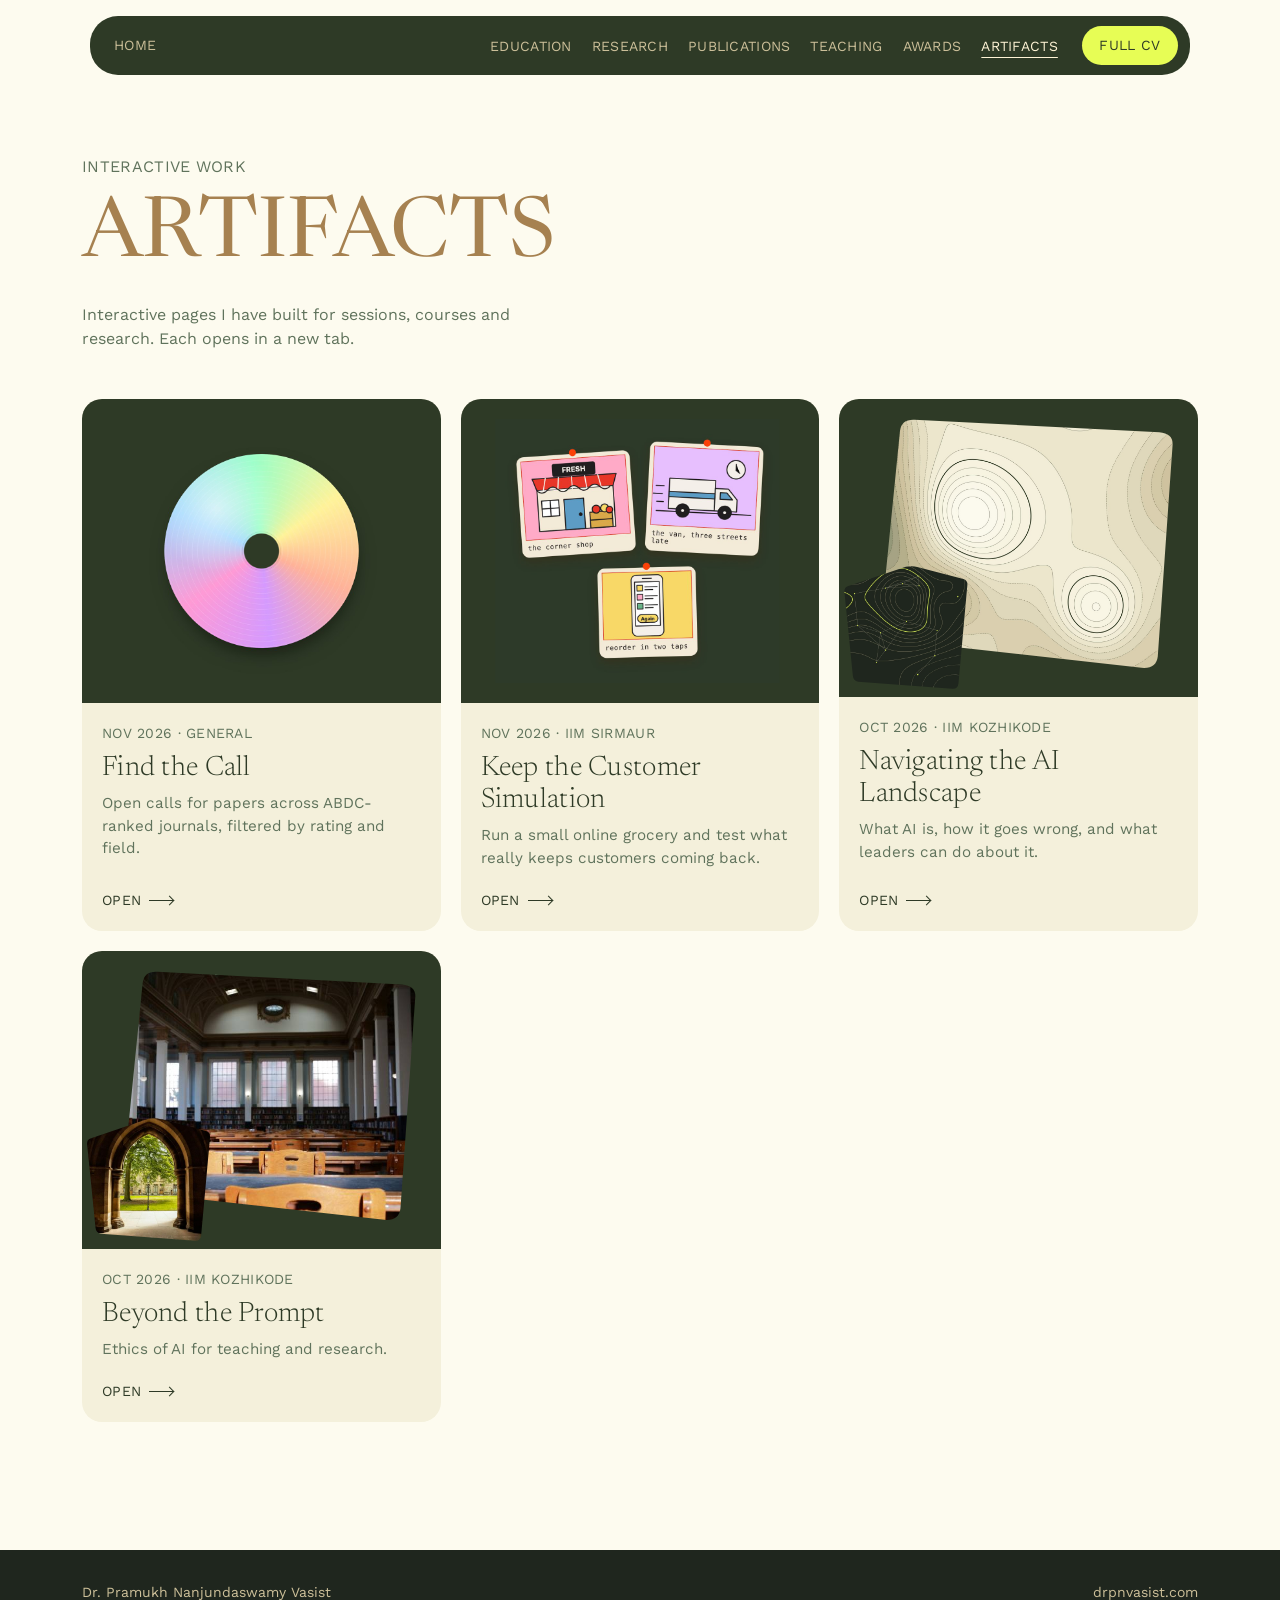
<file: artifacts/index.html>
<!DOCTYPE html>
<html lang="en">
<head>
<meta charset="UTF-8">
<meta name="viewport" content="width=device-width, initial-scale=1.0">
<title>Artifacts · Dr. Pramukh N. Vasist</title>
<meta name="description" content="Interactive pages and session companions created by Dr. Pramukh Nanjundaswamy Vasist.">
<link rel="preconnect" href="https://fonts.googleapis.com">
<link rel="preconnect" href="https://fonts.gstatic.com" crossorigin>
<link href="https://fonts.googleapis.com/css2?family=Newsreader:ital,opsz,wght@0,6..72,300;0,6..72,400;1,6..72,300&family=Work+Sans:wght@400;500&display=swap" rel="stylesheet">
<style>
/* Canopy design system tokens */
:root {
  --vanilla: #fdfbef; --pine: #2e3a26; --pine-deep: #1f261e; --cream: #f4f0db;
  --parchment: #fff4d6; --sand: #ccbf99; --bronze: #a68150; --sage: #60735c; --lime: #e7fd55;
  --serif: "PP Editorial Old", "Newsreader", Georgia, serif;
  --sans: "Work Sans", system-ui, sans-serif;
  --radius-lg: 1.25rem; --radius-xl: 1.75rem; --radius-pill: 9999px;
  --ease: cubic-bezier(0.4, 0, 0.2, 1);
}
*, *::before, *::after { box-sizing: border-box; margin: 0; padding: 0; }
body { min-height: 100vh; display: flex; flex-direction: column; background: var(--vanilla); color: var(--pine); font-family: var(--sans); line-height: 1.5; -webkit-font-smoothing: antialiased; }
a { color: inherit; }
a:focus-visible { outline: 2px solid var(--pine); outline-offset: 3px; }
.wrap { width: 100%; max-width: 1180px; margin: 0 auto; padding: 0 2rem; }

.nav { position: sticky; top: 1rem; z-index: 10; margin: 1rem auto 0; width: min(1100px, calc(100% - 2rem));
  display: flex; align-items: center; justify-content: space-between; gap: 1rem;
  background: var(--pine); color: var(--parchment); border-radius: var(--radius-xl); padding: .65rem .75rem .65rem 1.5rem; }
.nav-name { font-size: .875rem; letter-spacing: .02em; text-transform: uppercase; text-decoration: none; white-space: nowrap; color: var(--sand); transition: color .3s var(--ease); }
.nav-name:hover { color: var(--parchment); }
.nav-name:focus-visible { outline-color: var(--lime); }
.nav-cta { font-size: .875rem; letter-spacing: .02em; text-transform: uppercase; text-decoration: none; color: var(--pine); background: var(--lime);
  border-radius: var(--radius-pill); padding: .55rem 1.1rem; white-space: nowrap; }
.nav-cta:focus-visible { outline-color: var(--lime); }
.nav-links { display: flex; gap: 1.25rem; list-style: none; margin-left: auto; margin-right: .5rem; }
.nav-links a { font-size: .875rem; letter-spacing: .02em; text-transform: uppercase; text-decoration: none; color: var(--sand); transition: color .3s var(--ease); }
.nav-links a:hover, .nav-links a[aria-current="page"] { color: var(--parchment); }
.nav-links a[aria-current="page"] { text-decoration: underline; text-underline-offset: 6px; text-decoration-thickness: 1px; }
.nav-links a:focus-visible { outline-color: var(--lime); }
.nav-toggle { display: none; }
@media (max-width: 1080px) {
  .nav-links { display: none; }
  html.js .nav[data-open] .nav-links { display: flex; flex-direction: column; gap: 0; position: absolute; top: calc(100% + .5rem); left: 0; right: 0; margin: 0;
    background: var(--pine); border-radius: var(--radius-lg); padding: .5rem 1.5rem; box-shadow: 0 18px 40px -24px rgba(0,0,0,.6); }
  .nav[data-open] .nav-links li + li { border-top: 1px solid rgba(204,191,153,.2); }
  .nav[data-open] .nav-links a { display: block; padding: .9rem 0; }
  html.js .nav-toggle { display: inline-flex; flex-direction: column; justify-content: center; gap: 5px; width: 40px; height: 40px; flex: none; margin-left: auto;
    background: none; border: 1px solid rgba(204,191,153,.35); border-radius: var(--radius-pill); cursor: pointer; padding: 0 11px; }
  .nav-toggle span { display: block; height: 1px; background: var(--parchment); transition: transform .3s var(--ease); }
  .nav[data-open] .nav-toggle span:first-child { transform: translateY(3px) rotate(45deg); }
  .nav[data-open] .nav-toggle span:last-child { transform: translateY(-3px) rotate(-45deg); }
  .nav-toggle:focus-visible { outline: 2px solid var(--lime); outline-offset: 3px; }
  html:not(.js) .nav { flex-wrap: wrap; }
  html:not(.js) .nav-links { display: flex; flex-wrap: wrap; order: 3; width: 100%; margin: .5rem 0 .25rem; gap: .5rem 1rem; }
}
@media (prefers-reduced-motion: reduce) { .nav-toggle span { transition: none; } }

header.wrap { padding-top: 5rem; padding-bottom: 3rem; }
main { flex: 1; }
.eyebrow { font-size: 1rem; letter-spacing: .02em; text-transform: uppercase; color: var(--sage); }
h1 { font-family: var(--serif); font-weight: 400; text-transform: uppercase; line-height: 1; font-size: clamp(2.75rem, 6.5vw, 5.375rem); color: var(--bronze); margin-top: 1rem; }
.intro { margin-top: 1.5rem; max-width: 46ch; color: var(--sage); }

.grid { list-style: none; display: grid; grid-template-columns: repeat(auto-fill, minmax(280px, 1fr)); gap: 1.25rem; padding-bottom: 8rem; }
.tile { height: 100%; display: flex; flex-direction: column; text-decoration: none; background: var(--cream);
  border-radius: var(--radius-lg); overflow: hidden; transition: background .3s var(--ease), color .3s var(--ease); }
.tile-media { display: block; background: var(--pine); padding: 1.25rem 1.5rem 1.75rem 2.5rem; overflow: hidden; }
.tile-fig { display: block; position: relative; }
.tile-fig img { display: block; width: 100%; height: auto; object-fit: cover; transition: transform .5s var(--ease); }
.tile-fig .main { aspect-ratio: 4 / 3.4; clip-path: url(#canopy1); }
.tile-fig .plain { aspect-ratio: 4 / 3.4; }
.tile-media:has(.plain) { padding: 1.25rem 1.5rem; }
.tile-fig .small { position: absolute; width: 42%; left: -12%; bottom: -8%; aspect-ratio: 1 / 1; clip-path: url(#canopy3); }
.tile-body { display: flex; flex-direction: column; flex: 1; padding: 1.25rem; }
.tile-date { font-size: .875rem; letter-spacing: .02em; text-transform: uppercase; color: var(--sage); }
.tile-title { font-family: var(--serif); font-weight: 300; font-size: 1.75rem; line-height: 1.15; letter-spacing: .01em; margin-top: .5rem; }
.tile-line { margin-top: .5rem; font-size: .95rem; color: var(--sage); }
.tile-go { margin-top: auto; padding-top: 1.25rem; display: inline-flex; align-items: center; gap: .5rem; font-size: .875rem; letter-spacing: .02em; text-transform: uppercase; }
.arr { display: inline-block; width: 1.5rem; height: 1px; background: currentColor; position: relative; transition: width .3s var(--ease); }
.arr::after { content: ""; position: absolute; right: 0; top: -3px; width: 7px; height: 7px; border-top: 1px solid currentColor; border-right: 1px solid currentColor; transform: rotate(45deg); }
.tile:hover, .tile:focus-visible { background: var(--pine); color: var(--parchment); }
.tile:hover .tile-date, .tile:hover .tile-line, .tile:focus-visible .tile-date, .tile:focus-visible .tile-line { color: var(--sand); }
.tile:hover .tile-go, .tile:focus-visible .tile-go { color: var(--lime); }
.tile:hover .arr { width: 2.25rem; }
.tile:hover .tile-fig .main { transform: scale(1.02); }
@media (prefers-reduced-motion: reduce) { .tile-fig img, .arr { transition: none; } }

footer { margin-top: auto; background: var(--pine-deep); color: var(--sand); padding: 2rem 0; font-size: .875rem; }
footer .wrap { display: flex; justify-content: space-between; gap: 1rem; flex-wrap: wrap; }

@media (max-width: 600px) {
  .wrap { padding: 0 1rem; }
  header.wrap { padding-top: 3.5rem; padding-bottom: 2rem; }
  .nav { padding-left: 1rem; }
}
</style>
<script>document.documentElement.classList.add('js');</script>
</head>
<body>

<svg width="0" height="0" style="position:absolute" aria-hidden="true" focusable="false">
  <defs>
    <!-- Canopy masks, same shapes as the Beyond the Prompt page -->
    <clipPath id="canopy1" clipPathUnits="objectBoundingBox"><path d="M0.12,0.005 L0.95,0.055 Q1,0.06 0.995,0.11 L0.945,0.95 Q0.94,1 0.89,0.995 L0.05,0.885 Q0,0.878 0.004,0.83 L0.07,0.05 Q0.075,0.002 0.12,0.005 Z"/></clipPath>
    <clipPath id="canopy3" clipPathUnits="objectBoundingBox"><path d="M0.03,0.17 L0.5,0.012 Q0.55,0 0.6,0.015 L0.965,0.11 Q1,0.12 0.997,0.16 L0.925,0.955 Q0.92,1 0.875,0.997 L0.115,0.94 Q0.075,0.935 0.072,0.895 L0.004,0.22 Q0,0.18 0.03,0.17 Z"/></clipPath>
  </defs>
</svg>

<nav class="nav" aria-label="Primary">
  <a class="nav-name" href="/">Home</a>
  <button class="nav-toggle" type="button" aria-expanded="false" aria-controls="nav-links" aria-label="Open menu"><span></span><span></span></button>
  <ul class="nav-links" id="nav-links">
    <li><a href="/#education">Education</a></li>
    <li><a href="/#interests">Research</a></li>
    <li><a href="/#publications">Publications</a></li>
    <li><a href="/#teaching">Teaching</a></li>
    <li><a href="/#awards">Awards</a></li>
    <li><a href="/artifacts/" aria-current="page">Artifacts</a></li>
  </ul>
  <a class="nav-cta" href="https://tinyurl.com/yswn8jab" target="_blank" rel="noopener">Full CV</a>
</nav>

<header class="wrap">
  <p class="eyebrow">Interactive work</p>
  <h1>Artifacts</h1>
  <p class="intro">Interactive pages I have built for sessions, courses and research. Each opens in a new tab.</p>
</header>

<main class="wrap">
  <ul class="grid">
    <!--
      To add an artifact: put its page in a folder at the site root
      (for example /my-new-page/index.html), save its image(s) in
      /artifacts/img/ (either two photos, a main one about 720px wide and a
      square one about 420px, or one picture of 960 x 816 shown with
      class="plain"), then copy one <li>
      block below and change the link, image, date, title and line.
      Keep target="_blank" rel="noopener" on the link so it opens in a
      new tab.
      Newest first.
    -->
    <li>
      <a class="tile" href="/find-the-call/" target="_blank" rel="noopener">
        <span class="tile-media"><span class="tile-fig">
          <img class="plain" src="img/ftc-disc.jpg" alt="" width="960" height="816">
        </span></span>
        <span class="tile-body">
          <span class="tile-date">Nov 2026 · General</span>
          <span class="tile-title">Find the Call</span>
          <span class="tile-line">Open calls for papers across ABDC-ranked journals, filtered by rating and field.</span>
          <span class="tile-go">Open <span class="arr" aria-hidden="true"></span></span>
        </span>
      </a>
    </li>
    <li>
      <a class="tile" href="/keep-the-customer/" target="_blank" rel="noopener">
        <span class="tile-media"><span class="tile-fig">
          <img class="plain" src="img/ktc-cards.jpg" alt="" width="960" height="816">
        </span></span>
        <span class="tile-body">
          <span class="tile-date">Nov 2026 · IIM Sirmaur</span>
          <span class="tile-title">Keep the Customer Simulation</span>
          <span class="tile-line">Run a small online grocery and test what really keeps customers coming back.</span>
          <span class="tile-go">Open <span class="arr" aria-hidden="true"></span></span>
        </span>
      </a>
    </li>
    <li>
      <a class="tile" href="/navigating-ai-landscape/" target="_blank" rel="noopener">
        <span class="tile-media"><span class="tile-fig">
          <img class="main" src="img/nal-terrain.jpg" alt="" width="720" height="480">
          <img class="small" src="img/nal-network.jpg" alt="" width="420" height="420">
        </span></span>
        <span class="tile-body">
          <span class="tile-date">Oct 2026 · IIM Kozhikode</span>
          <span class="tile-title">Navigating the AI Landscape</span>
          <span class="tile-line">What AI is, how it goes wrong, and what leaders can do about it.</span>
          <span class="tile-go">Open <span class="arr" aria-hidden="true"></span></span>
        </span>
      </a>
    </li>
    <li>
      <a class="tile" href="/beyond-the-prompt/" target="_blank" rel="noopener">
        <span class="tile-media"><span class="tile-fig">
          <img class="main" src="img/btp-room.jpg" alt="" width="720" height="480">
          <img class="small" src="img/btp-arch.jpg" alt="" width="420" height="420">
        </span></span>
        <span class="tile-body">
          <span class="tile-date">Oct 2026 · IIM Kozhikode</span>
          <span class="tile-title">Beyond the Prompt</span>
          <span class="tile-line">Ethics of AI for teaching and research.</span>
          <span class="tile-go">Open <span class="arr" aria-hidden="true"></span></span>
        </span>
      </a>
    </li>
  </ul>
</main>

<footer>
  <div class="wrap">
    <span>Dr. Pramukh Nanjundaswamy Vasist</span>
    <span>drpnvasist.com</span>
  </div>
</footer>

<script>
(function () {
  var nav = document.querySelector('.nav'), btn = nav.querySelector('.nav-toggle'), links = nav.querySelector('.nav-links');
  var set = function (open) {
    btn.setAttribute('aria-expanded', open ? 'true' : 'false');
    btn.setAttribute('aria-label', open ? 'Close menu' : 'Open menu');
    if (open) nav.setAttribute('data-open', ''); else nav.removeAttribute('data-open');
  };
  btn.addEventListener('click', function () { set(btn.getAttribute('aria-expanded') !== 'true'); });
  links.addEventListener('click', function (e) { if (e.target.closest('a')) set(false); });
  document.addEventListener('keydown', function (e) { if (e.key === 'Escape' && nav.hasAttribute('data-open')) { set(false); btn.focus(); } });
  document.addEventListener('click', function (e) { if (!nav.contains(e.target)) set(false); });
  window.matchMedia('(min-width: 1081px)').addEventListener('change', function (m) { if (m.matches) set(false); });
})();
</script>
</body>
</html>
</file>
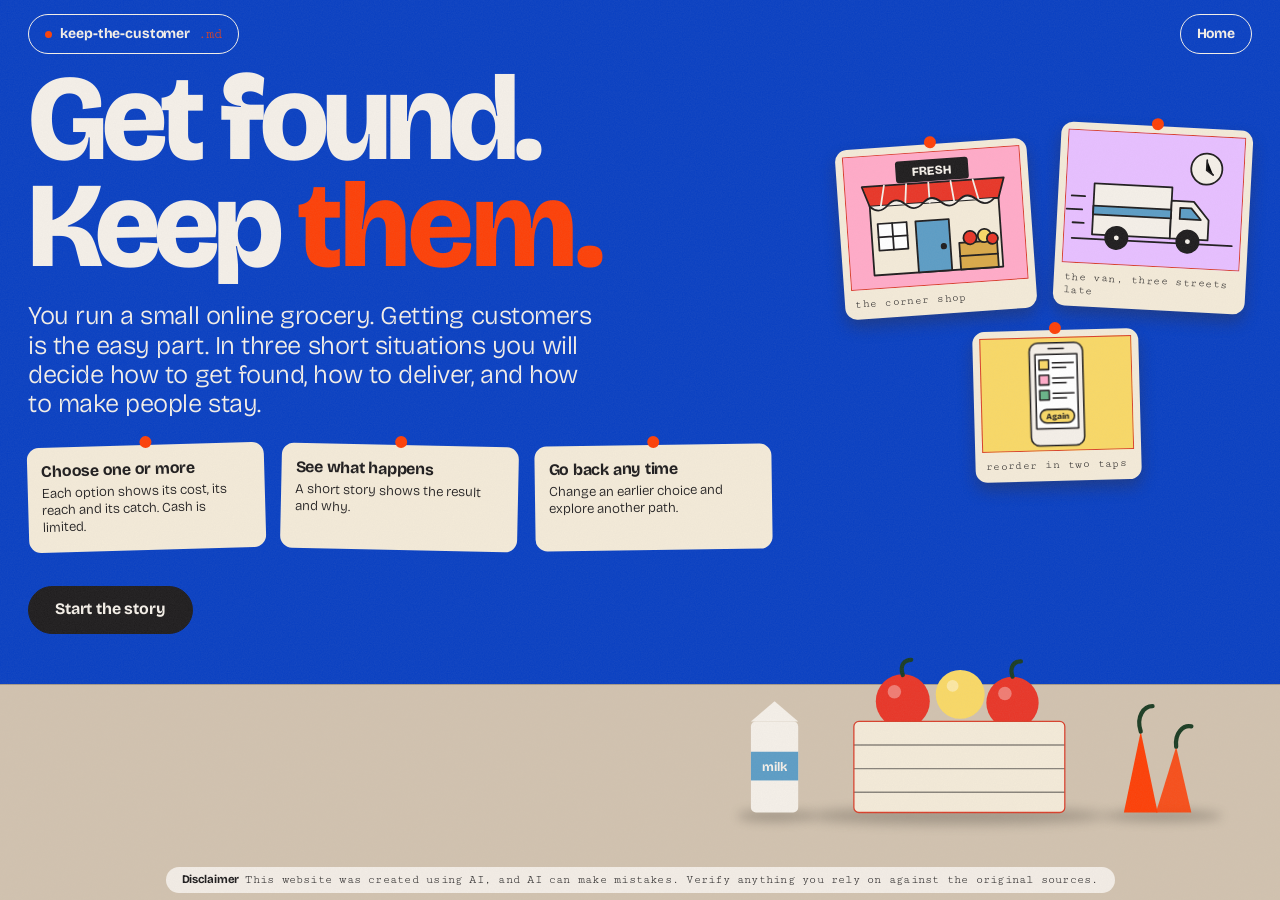
<file: keep-the-customer/index.html>
<!doctype html>
<html lang="en">
<head>
<meta charset="utf-8">
<meta name="viewport" content="width=device-width, initial-scale=1, viewport-fit=cover">
<meta name="description" content="A short story game about getting found, delivering, and keeping customers. Three situations, your choices, and what they lead to.">
<meta name="theme-color" content="#0b41c2">
<meta property="og:type" content="website">
<meta property="og:title" content="Keep the Customer">
<meta property="og:description" content="A short story game about getting found, delivering, and keeping customers.">
<link rel="icon" href="data:image/svg+xml,%3Csvg xmlns='http://www.w3.org/2000/svg' viewBox='0 0 64 64'%3E%3Crect width='64' height='64' rx='14' fill='%230b41c2'/%3E%3Ccircle cx='32' cy='32' r='11' fill='%23fc4109'/%3E%3C/svg%3E">
<title>Keep the Customer</title>
<link rel="preconnect" href="https://fonts.googleapis.com">
<link rel="preconnect" href="https://fonts.gstatic.com" crossorigin>
<link href="https://fonts.googleapis.com/css2?family=Bricolage+Grotesque:opsz,wght@12..96,200..800&family=Cutive+Mono&display=swap" rel="stylesheet">
<style>
/* Layout idea: a one-screen game. Each stage is a flat colour wall with a floor band along the bottom; the things you
   pick stand on that floor. Content is sized to fit the viewport (scaled down if it must), never scrolled. */
:root{
  --ink:#201e1f; --paper:#f4efe8; --accent:#fc4109;
  --pink:#ffabc8; --purple:#e7bfff; --lilac:#cb9cf8; --blue:#5d9dc5; --mint:#69b488; --sage:#b0be77;
  --yellow:#f8d867; --cobalt:#0b41c2; --tomato:#e83729; --bottle:#1c3d24;
  --card:#f3ead8; --card-red:#d8402c;
  --f-display:"Bricolage Grotesque","Helvetica Neue",Arial,sans-serif;
  --f-mono:"Cutive Mono",ui-monospace,Menlo,monospace;
  --pad:clamp(16px,2.4vw,40px);
  --ease:cubic-bezier(.16,1,.3,1);
  --spring:cubic-bezier(.3,1.5,.5,1);
  --bg:#0b41c2; --fg:#f4efe8; --floor:#d1c2af;
  --floor-h:clamp(72px,10vh,96px);
  color-scheme:dark;
}
*,*::before,*::after{box-sizing:border-box}
html,body{margin:0;height:100%}
body{background:var(--bg);color:var(--fg);font-family:var(--f-display);font-weight:300;font-size:17px;line-height:1.3;
  font-variation-settings:"opsz" 24;font-synthesis:none;-webkit-font-smoothing:antialiased;overflow:hidden;
  padding-left:max(16px,env(safe-area-inset-left,0px));padding-right:max(16px,env(safe-area-inset-right,0px));
  transition:background-color .6s var(--ease),color .6s var(--ease)}
::selection{background:var(--accent);color:var(--ink)}
button{font:inherit;color:inherit;background:none;border:0;padding:0;cursor:pointer;font-variation-settings:inherit}
:focus-visible{outline:2px solid var(--accent);outline-offset:3px}
h1,h2,h3,p,ol,ul{margin:0;padding:0}
em,.em{font-style:normal;font-weight:800;letter-spacing:-.01em}
.acc{color:var(--accent)}
.sr{position:absolute;width:1px;height:1px;overflow:hidden;clip:rect(0 0 0 0);white-space:nowrap}

/* shell: top bar + fitted content; floor band is fixed to the bottom */
#shell{position:relative;z-index:2;height:100%;max-width:1240px;margin:0 auto;padding-bottom:var(--floor-h);transition:padding-bottom .6s var(--ease)}
#app{height:100%;display:grid;grid-template-rows:auto minmax(0,1fr);grid-template-columns:minmax(0,1fr)}
.meter,.opt,.col,.story{min-width:0}
.main{min-height:0;overflow:hidden}
.fit{transform-origin:0 0;padding:12px 8px 8px}
.floor{position:fixed;left:0;right:0;bottom:0;height:var(--floor-h);background:var(--floor);z-index:1;transition:height .6s var(--ease),background-color .6s var(--ease)}
.floor::before{content:"";position:absolute;left:0;right:0;top:0;height:1px;background:rgba(32,30,31,.25)}
.stand{position:absolute;right:max(var(--pad),env(safe-area-inset-right,0px));bottom:30px;display:flex;gap:18px;align-items:flex-end;pointer-events:none}
.sit{position:relative;width:clamp(40px,6.4vh,56px);height:clamp(40px,6.4vh,56px);animation:popin .8s var(--spring) both}
.sit svg{width:100%;height:100%;display:block}
.sit i{position:absolute;left:8%;right:8%;bottom:-6px;height:8px;border-radius:50%;background:#2a2620;opacity:.3;filter:blur(5px)}
.sit.out{animation:popout .3s var(--ease) both}
@keyframes popin{from{transform:translateY(-30px) scale(.6) rotate(-8deg);opacity:0}to{transform:none;opacity:1}}
@keyframes popout{to{transform:scale(.5);opacity:0}}
.floor-art{position:absolute;right:max(var(--pad),3vw);bottom:calc(30% + 14px);width:min(44vw,540px);opacity:0;transform:translateY(24px);transition:opacity .6s var(--ease),transform .9s var(--ease);pointer-events:none}
.floor-art svg{display:block;width:100%;height:auto;overflow:visible}
.intro{--floor-h:clamp(100px,24vh,220px)}
.intro .floor-art{opacity:1;transform:none}
.crate-bob{transform-origin:50% 100%;animation:breathe 4.6s ease-in-out infinite}
@keyframes breathe{0%,to{transform:scale(1)}50%{transform:scale(1.035)}}

/* top bar */
.tbar{display:flex;align-items:center;justify-content:space-between;gap:10px;padding:14px 8px 0;flex-wrap:nowrap}
.pill{display:inline-flex;align-items:center;gap:.6em;height:40px;padding:0 16px;border:1px solid transparent;border-radius:999px;font-size:14px;font-weight:700;letter-spacing:-.01em;white-space:nowrap;transition:background-color .3s,color .3s,transform .5s var(--ease)}
.pill:hover{transform:translateY(-1px)}
.pill .d{width:7px;height:7px;border-radius:50%;background:var(--accent)}
.pill .md{font-family:var(--f-mono);font-weight:400;color:var(--accent)}
.pill.brand{border-color:currentColor}
.pill.pink{background:var(--pink);color:var(--ink)}
.pill.ghost{border-color:currentColor}
.pill.ghost:hover{background:var(--ink);color:var(--paper);border-color:var(--ink)}
a.pill{text-decoration:none;color:inherit}
@media (max-width:400px){.acts{gap:6px}.pill{padding:0 10px}}
.acts{display:flex;gap:8px}
.steps{display:flex;gap:6px;list-style:none;min-width:0}
.steps li{display:inline-flex;align-items:center;gap:8px;height:34px;padding:0 6px;border:1px solid color-mix(in srgb,currentColor 35%,transparent);border-radius:999px;font-size:13px;font-weight:700;letter-spacing:-.01em;white-space:nowrap;transition:background-color .5s var(--ease),color .5s var(--ease)}
.steps .n{display:grid;place-items:center;width:24px;height:24px;border-radius:50%;border:1px solid currentColor;font-size:12px}
.steps .t{padding-right:8px}
.steps li.done{background:var(--ink);color:var(--paper);border-color:var(--ink)}
.steps li.now{background:var(--paper);color:var(--ink);border-color:var(--ink)}
.steps li.now .n{background:var(--ink);color:var(--paper);border-color:var(--ink)}
@media (max-width:1060px){.steps li:not(.now) .t{display:none}.steps li:not(.now){padding-right:6px}}
@media (max-width:560px){.pill.brand .full{display:none}.pill{height:36px;padding:0 12px;font-size:13px}}

/* type */
h1{font-weight:800;font-size:clamp(46px,min(10vw,13.5vh),150px);letter-spacing:-.045em;line-height:.88;font-variation-settings:"opsz" 96}
h2{font-weight:700;letter-spacing:-.035em;line-height:1}
.ask{font-size:clamp(26px,min(3.6vw,5.6vh),52px);max-width:22ch}
.lead{font-size:clamp(18px,min(2vw,3.4vh),28px);letter-spacing:-.018em;line-height:1.14;max-width:36ch}
.hint{font-family:var(--f-mono);font-size:clamp(12px,1.1vw,15px);letter-spacing:.04em;opacity:.85;max-width:62ch}
.ln-mask{display:block;clip-path:inset(-.14em 0 -.16em);margin:-.22em -.12em 0;padding:.22em .12em 0}
.ln{display:block;animation:lineUp .9s var(--ease) backwards}
@keyframes lineUp{from{transform:translateY(112%)}to{transform:none}}
.stage>*{animation:rise .7s var(--ease) backwards}
.stage>*:nth-child(2){animation-delay:.05s}.stage>*:nth-child(3){animation-delay:.1s}.stage>*:nth-child(4){animation-delay:.15s}.stage>*:nth-child(n+5){animation-delay:.2s}
@keyframes rise{from{opacity:0;transform:translateY(14px)}to{opacity:1;transform:none}}

.btn{display:inline-flex;align-items:center;height:48px;padding:0 26px;border-radius:999px;background:var(--ink);color:var(--paper);border:1px solid var(--ink);font-weight:700;font-size:16px;letter-spacing:-.01em;transition:background-color .3s,color .3s,transform .5s var(--ease),opacity .3s}
.btn:hover:not(:disabled){background:var(--paper);color:var(--ink);transform:translateY(-2px)}
.btn:disabled{opacity:.35;cursor:not-allowed}
.row{display:flex;gap:16px;flex-wrap:wrap;align-items:center;margin-top:14px}
.preview{font-family:var(--f-mono);font-size:12.5px;letter-spacing:.04em;max-width:50ch;opacity:0;transition:opacity .3s;margin:0}
.preview.on{opacity:.9}

/* layout grids */
.split{display:grid;grid-template-columns:minmax(0,5fr) minmax(0,7fr);gap:clamp(18px,3vw,44px);align-items:end}
.col{display:grid;gap:12px;align-content:end}
.col.top{align-content:start}

/* meters */
.meters{display:grid;grid-template-columns:repeat(2,1fr);gap:10px;position:relative}
.meter{position:relative;background:var(--card);color:var(--ink);border-radius:12px;padding:9px 12px 11px;cursor:help}
.meter:hover,.meter:focus{outline:none;box-shadow:0 0 0 2px var(--ink)}
.meter:focus-visible{outline:2px solid var(--accent);outline-offset:3px}
.meter b{display:flex;align-items:center;gap:7px;font-weight:700;font-size:14px;letter-spacing:-.01em;margin-bottom:6px}
.meter b svg{width:17px;height:17px;flex:none}
.info{margin-left:auto;font-weight:700;font-size:11px;width:17px;height:17px;border-radius:50%;border:1px solid var(--ink);display:grid;place-items:center}
.delta{font-size:11px;min-width:10px}.delta.up{color:var(--bottle)}.delta.down{color:var(--tomato)}
.track{height:8px;border-radius:99px;background:rgba(32,30,31,.14);overflow:hidden}
.track i{display:block;height:100%;border-radius:99px;background:var(--ink);transition:width .9s var(--ease)}
.track.cash i{background:var(--accent)}
.status{display:block;margin-top:6px;font-family:var(--f-mono);font-size:12px;letter-spacing:.03em;white-space:nowrap;overflow:hidden;text-overflow:ellipsis}
.split{position:relative;z-index:5}
.meters{z-index:30}
.meter:hover,.meter:focus{z-index:31}
.tip{display:none;position:absolute;z-index:40;left:0;top:calc(100% + 8px);width:240px;max-width:80vw;background:var(--ink);color:var(--paper);font-family:var(--f-display);font-weight:400;font-size:14px;letter-spacing:0;line-height:1.35;padding:11px 15px;border-radius:12px;box-shadow:0 10px 28px rgba(0,0,0,.4)}
.meter:hover .tip,.meter:focus .tip{display:block}
.meters .meter:nth-child(even) .tip{left:auto;right:0}
.meters .meter:nth-child(n+3) .tip{top:auto;bottom:calc(100% + 8px)}

/* speech bubble */
.story{position:relative;background:var(--paper);color:var(--ink);border:1px solid var(--ink);border-radius:24px;padding:14px 20px 16px;font-weight:400;font-size:clamp(15px,min(1.45vw,2.5vh),20px);line-height:1.3;letter-spacing:-.005em}
.story p{margin:0 0 .45em}.story p:last-child{margin:0}
.story small{display:block;font-family:var(--f-mono);font-size:12px;letter-spacing:.1em;color:var(--accent);margin-bottom:.5em}
.story small::before{content:"## "}
.story b{font-weight:700;letter-spacing:-.01em}
.story::after{content:"";position:absolute;bottom:-10px;left:30px;width:18px;height:18px;background:var(--paper);border-right:1px solid var(--ink);border-bottom:1px solid var(--ink);transform:rotate(45deg) skew(12deg,12deg)}
.shows{font-size:clamp(18px,min(2vw,3.4vh),28px);letter-spacing:-.018em;line-height:1.12;max-width:40ch}
.shows small{display:block;font-family:var(--f-mono);font-size:12px;letter-spacing:.1em;margin-bottom:4px}
.shows small::before{content:"## ";color:var(--accent)}
.shows span{font-weight:800}

/* option cards */
.opts{display:grid;grid-template-columns:repeat(4,minmax(0,1fr));gap:22px 16px;padding-top:12px;margin-top:6px}
.opts.dense{grid-template-columns:repeat(3,minmax(0,1fr))}
.opt{position:relative;display:flex;flex-direction:column;gap:6px;text-align:left;background:var(--card);color:var(--ink);border-radius:12px;padding:7px 7px 12px;transform:rotate(var(--a,0deg));transition:transform .5s var(--ease),box-shadow .5s var(--ease)}
.opt::before{content:"";position:absolute;left:50%;top:-10px;width:12px;height:12px;margin-left:-6px;border-radius:50%;background:var(--accent);transform:rotate(calc(-1*var(--a,0deg)));opacity:0;transition:opacity .3s}
.opt[aria-pressed="true"]::before{opacity:1}
button.opt:hover:not(:disabled),button.opt:focus-visible{transform:translateY(-6px) scale(1.02) rotate(0);box-shadow:0 8px 16px rgba(70,40,0,.28)}
.opt[aria-pressed="true"]{transform:translateY(-4px) rotate(0);box-shadow:0 8px 16px rgba(70,40,0,.28),0 0 0 2px var(--ink)}
.opt:disabled{opacity:.5;cursor:not-allowed}
.window{display:grid;place-items:center;position:relative;height:clamp(52px,9vh,84px);background:var(--room,var(--blue));overflow:hidden}
.window::after{content:"";position:absolute;inset:0;border:1.5px solid var(--card-red);pointer-events:none}
.window svg{width:clamp(42px,7vh,64px);height:clamp(42px,7vh,64px);position:relative;z-index:1;transition:transform .5s var(--ease)}
button.opt:hover:not(:disabled) .window svg{transform:scale(1.1) rotate(-3deg)}
.ttl{display:block;font-weight:700;font-size:15px;letter-spacing:-.015em;line-height:1.1;padding:2px 30px 0 4px}
.dsc{display:block;font-size:13px;line-height:1.25;padding:0 4px}
.tags{display:grid;gap:2px;margin:2px 4px 0;font-family:var(--f-mono);font-size:11.5px;letter-spacing:.01em;line-height:1.25}
.tags b{font-family:var(--f-display);font-weight:700;letter-spacing:-.01em;margin-right:4px}
.tick{position:absolute;right:12px;top:calc(clamp(52px,9vh,84px) + 14px);width:24px;height:24px;border-radius:50%;border:1px solid var(--ink);background:var(--card);display:grid;place-items:center;font-weight:700;font-size:12px;line-height:1;color:var(--paper);transition:background-color .3s}
.opt[aria-pressed="true"] .tick{background:var(--ink)}
.nope{display:none;margin:0 4px;font-family:var(--f-mono);font-size:11px;letter-spacing:.02em;color:var(--tomato)}
.opt:disabled .nope{display:block}
/* dense = stage 3, horizontal cards */
.dense .opt{display:grid;grid-template-columns:clamp(56px,8vh,72px) 1fr;gap:2px 10px;padding:7px;align-items:start}
.dense .window{grid-row:1/span 4;height:100%;min-height:clamp(56px,8vh,72px)}
.dense .window svg{width:44px;height:44px}
.dense .tick{top:8px;right:8px}
.dense .ttl{font-size:14px;padding:0 28px 0 0}
.dense .dsc{padding:0;font-size:12.5px}
.dense .tags{margin:2px 0 0;font-size:11px}
.dense .nope{margin:0}
.ins{display:grid;grid-template-columns:44px 1fr;gap:10px;align-items:center;background:var(--card);color:var(--ink);border-radius:12px;padding:6px 12px 6px 6px}
.ins .window{height:44px}.ins .window svg{width:32px;height:32px}
.ins .q{display:block;font-weight:700;font-size:15px;line-height:1.1;letter-spacing:-.01em}
.ins p{font-size:12px;line-height:1.25;margin-top:2px}

/* outcome */
.stamp{display:inline-block;justify-self:start;background:var(--paper);color:var(--ink);border-radius:999px;padding:.02em .5em .1em;font-weight:800;font-size:clamp(26px,min(3.6vw,6vh),54px);line-height:1.1;letter-spacing:-.04em;transform:rotate(-2deg);animation:stamp .6s var(--ease) both}
@keyframes stamp{from{transform:scale(1.7) rotate(-8deg);opacity:0}to{transform:rotate(-2deg);opacity:1}}
.recap{display:grid;gap:8px}
.recap div{display:grid;grid-template-columns:128px 1fr;gap:12px;padding:9px 14px;background:var(--card);color:var(--ink);border-radius:12px;align-items:baseline}
.recap b{font-family:var(--f-mono);font-weight:400;font-size:12px;letter-spacing:.1em}
.recap span{font-size:14.5px;font-weight:400;line-height:1.2}
.lesson{--rule:27px;--margin:44px;padding:var(--rule) 18px var(--rule) calc(var(--margin) + 14px);border-radius:6px;color:var(--ink);background-color:var(--paper);
  background-image:linear-gradient(90deg,transparent var(--margin),color-mix(in srgb,var(--accent) 55%,transparent) var(--margin),color-mix(in srgb,var(--accent) 55%,transparent) calc(var(--margin) + 1px),transparent calc(var(--margin) + 1px)),
  repeating-linear-gradient(180deg,transparent 0,transparent calc(var(--rule) - 1px),color-mix(in srgb,var(--blue) 45%,transparent) calc(var(--rule) - 1px),color-mix(in srgb,var(--blue) 45%,transparent) var(--rule));
  line-height:var(--rule);font-size:14.5px}
.lesson h3{font-size:18px;line-height:var(--rule);font-weight:700;letter-spacing:-.025em}
.lesson h3::before{content:"## ";font-family:var(--f-mono);font-weight:400;color:var(--accent)}
.lesson ul{list-style:none}.lesson li::before{content:"- ";font-family:var(--f-mono)}
.note{font-family:var(--f-mono);font-size:11.5px;letter-spacing:.03em;opacity:.85;max-width:70ch}

/* intro */
.how{display:grid;grid-template-columns:repeat(3,minmax(0,1fr));gap:16px;margin-top:clamp(14px,3vh,30px);max-width:760px}
.how div{position:relative;background:var(--card);color:var(--ink);border-radius:12px;padding:14px 14px 16px;font-size:13.5px;line-height:1.25;transform:rotate(var(--a,0deg));transition:transform .5s var(--ease)}
.how div:hover{transform:translateY(-6px) scale(1.03) rotate(0)}
.how b{display:block;font-weight:700;font-size:16px;letter-spacing:-.015em;margin-bottom:4px}
.how div::before{content:"";position:absolute;left:50%;top:-9px;width:12px;height:12px;margin-left:-6px;border-radius:50%;background:var(--accent)}
.intro-copy{max-width:760px}
.intro-copy .lead{margin-top:clamp(12px,2.4vh,24px)}

/* how to play */
.overlay{position:fixed;inset:0;z-index:90;background:rgba(16,14,15,.62);display:flex;align-items:center;justify-content:center;padding:max(16px,env(safe-area-inset-top,0px)) 14px 16px;overflow:auto}
.dlg{position:relative;background:var(--paper);color:var(--ink);border-radius:28px;width:min(980px,100%);max-height:100%;overflow:auto;padding:clamp(22px,3.2vw,42px);display:grid;grid-template-columns:1.05fr .95fr;gap:clamp(20px,3vw,44px);animation:rise .6s var(--ease) both}
.dlg .x{position:absolute;right:16px;top:16px;background:var(--paper);height:34px;font-size:13px}
.eyebrow{font-family:var(--f-mono);font-size:12.5px;letter-spacing:.12em;margin-bottom:10px}
.eyebrow::before{content:"## ";color:var(--accent)}
.dlg h2{font-size:clamp(34px,5vw,64px);line-height:.95}
.dlg .lead2{font-size:clamp(17px,1.7vw,22px);line-height:1.18;letter-spacing:-.012em;margin-top:12px;max-width:34ch}
.dsteps{list-style:none;margin-top:18px;display:grid;gap:10px;counter-reset:s}
.dsteps li{display:grid;grid-template-columns:34px 1fr;gap:10px;align-items:baseline;font-size:15px;line-height:1.25;counter-increment:s}
.dsteps li::before{content:counter(s);font-weight:800;font-size:24px;line-height:.9;letter-spacing:-.03em;color:var(--card-red)}
.dsteps b{font-weight:700;letter-spacing:-.01em}
.mgrid{display:grid;grid-template-columns:repeat(2,1fr);gap:16px 12px;padding-top:6px}
.mcard{position:relative;background:var(--card);border-radius:12px;padding:6px 6px 12px;box-shadow:0 4px 10px rgba(70,40,0,.16);transform:rotate(var(--a,0deg))}
.mcard::before{content:"";position:absolute;left:50%;top:-8px;width:11px;height:11px;margin-left:-5px;border-radius:50%;background:var(--accent)}
.mcard .window{height:54px}
.mcard .window svg{width:30px;height:30px}
.mcard b{display:block;margin:8px 4px 2px;font-weight:700;font-size:15px;letter-spacing:-.015em}
.mcard p{margin:0 4px;font-size:12.5px;line-height:1.25}
.dr .btn{margin-top:18px}
.dr .note{margin-top:12px}
@media (max-width:759px){.dlg{grid-template-columns:minmax(0,1fr)}}

/* responsive: stack, compact, swipe options */
@media (max-width:1000px){.opts{grid-template-columns:repeat(2,minmax(0,1fr))}.opts.dense{grid-template-columns:repeat(2,minmax(0,1fr))}}
@media (max-width:759px){
  .tbar{flex-wrap:wrap;row-gap:8px}
  .steps{order:3;width:100%;justify-content:center}
  .split{grid-template-columns:minmax(0,1fr);align-items:start;gap:12px}
  .meters{grid-template-columns:repeat(4,1fr);gap:6px}
  .meter{padding:7px 8px 9px}.meter b{font-size:11px;gap:4px;margin-bottom:5px}.meter b svg{width:14px;height:14px}.info{display:none}
  .status{font-size:10px;margin-top:4px}
  .meters .meter:nth-child(odd) .tip{left:0;right:auto}.meters .meter:nth-child(even) .tip{left:auto;right:0}
  .story{padding:10px 14px 12px;font-size:16px}.story small{margin-bottom:.3em}
  .opts,.opts.dense{display:flex;overflow-x:auto;scroll-snap-type:x mandatory;gap:12px;padding:12px 2px 8px;margin:0 -8px;padding-left:8px;padding-right:8px}
  .opt,.dense .opt{flex:0 0 76%;scroll-snap-align:center}
  .dense .opt{display:grid}
  .ins{display:none}
  .row{margin-top:8px}
  .how{grid-template-columns:1fr;gap:10px}.how div{padding:10px 12px 12px}
  .recap div{grid-template-columns:1fr;gap:1px}
  .floor-art{width:62vw}
}

/* disclaimer: a fixed line at the very bottom, readable on every floor colour */
.disc{position:fixed;left:0;right:0;bottom:calc(7px + env(safe-area-inset-bottom,0px));z-index:3;display:flex;justify-content:center;padding:0 max(var(--pad),env(safe-area-inset-left,0px));pointer-events:none}
.disc p{margin:0;max-width:1000px;text-align:center;background:rgba(244,239,232,.95);color:var(--ink);border-radius:16px;padding:5px 16px;font-family:var(--f-mono);font-size:11.5px;letter-spacing:.02em;line-height:1.35;pointer-events:auto}
.disc b{font-family:var(--f-display);font-weight:700;letter-spacing:-.01em;margin-right:6px}
@media (max-width:759px){:root{--floor-h:clamp(104px,15vh,124px)}.disc p{border-radius:14px;font-size:10.5px;padding:6px 12px}.stand{bottom:58px}}
/* framed scene pictures that live in the empty parts of the page */
.wall{position:fixed;inset:0;z-index:1;pointer-events:none}
.frame{--fw:clamp(150px,15vw,210px);display:none;position:absolute;width:var(--fw);margin:0;background:var(--card);border-radius:12px;padding:7px 7px 9px;box-shadow:0 8px 16px rgba(70,40,0,.28);transform:rotate(var(--a,0deg));animation:popin .9s var(--spring) backwards;animation-delay:var(--d,0s)}
.frame::before{content:"";position:absolute;left:50%;top:-8px;width:12px;height:12px;margin-left:-6px;border-radius:50%;background:var(--accent)}
.frame .pic{position:relative;aspect-ratio:4/3;background:var(--room,var(--blue));overflow:hidden}
.frame .pic::after{content:"";position:absolute;inset:0;border:1.5px solid var(--card-red)}
.frame svg{display:block;width:100%;height:100%}
.frame svg text{font-family:var(--f-display);font-weight:800}
.frame figcaption{margin:7px 3px 0;font-family:var(--f-mono);font-size:11.5px;letter-spacing:.04em;line-height:1.2;color:var(--ink)}
/* intro: a pinned cluster on the empty top right of the wall */
@media (min-width:1100px) and (min-height:640px){
  html[data-screen="intro"] .frame{display:block}
  html[data-screen="intro"] .frame:nth-child(1){right:calc(max(var(--pad),(100vw - 1240px)/2) + clamp(170px,17vw,250px));top:clamp(96px,16vh,150px);--a:-4deg}
  html[data-screen="intro"] .frame:nth-child(2){right:max(var(--pad),(100vw - 1240px)/2);top:clamp(86px,14vh,134px);--a:3deg;--d:.12s}
  html[data-screen="intro"] .frame:nth-child(3){right:calc(max(var(--pad),(100vw - 1240px)/2) + clamp(86px,8.5vw,125px));top:clamp(240px,40vh,330px);--a:-1.5deg;--d:.24s;--fw:clamp(130px,13vw,180px)}
}
/* after-story screens: two pictures in the empty lower left */
@media (min-width:900px) and (min-height:620px){
  html[data-screen="s1r"] .frame,html[data-screen="s2r"] .frame{display:block;bottom:calc(var(--floor-h) - 18px)}
  html[data-screen="s1r"] .frame:nth-child(1),html[data-screen="s2r"] .frame:nth-child(1){left:calc(max(16px,(100vw - 1240px)/2) + 14px);--a:-3deg}
  html[data-screen="s1r"] .frame:nth-child(2),html[data-screen="s2r"] .frame:nth-child(2){left:calc(max(16px,(100vw - 1240px)/2) + 14px + var(--fw) + 22px);--a:2.5deg;--d:.12s}
}
/* wide screens: one picture in each side margin on every game screen */
@media (min-width:1560px){
  html[data-screen="s1"] .frame,html[data-screen="s2"] .frame,html[data-screen="s3"] .frame,html[data-screen="end"] .frame{display:block;top:42%;--fw:clamp(140px,calc((100vw - 1240px)/2 - 44px),250px)}
  html[data-screen="s1"] .frame:nth-child(1),html[data-screen="s2"] .frame:nth-child(1),html[data-screen="s3"] .frame:nth-child(1),html[data-screen="end"] .frame:nth-child(1){left:calc((100vw - 1240px)/4 - var(--fw)/2);--a:-3deg}
  html[data-screen="s1"] .frame:nth-child(2),html[data-screen="s2"] .frame:nth-child(2),html[data-screen="s3"] .frame:nth-child(2),html[data-screen="end"] .frame:nth-child(2){right:calc((100vw - 1240px)/4 - var(--fw)/2);--a:3deg;--d:.12s}
}

/* grain */
.grain{position:fixed;inset:-50%;z-index:80;pointer-events:none;opacity:.06;
  background-image:url("data:image/svg+xml,%3Csvg xmlns='http://www.w3.org/2000/svg' width='220' height='220'%3E%3Cfilter id='n'%3E%3CfeTurbulence type='fractalNoise' baseFrequency='0.85' numOctaves='3' stitchTiles='stitch'/%3E%3CfeColorMatrix values='0 0 0 0 0.5 0 0 0 0 0.5 0 0 0 0 0.5 0 0 0 1.4 -0.2'/%3E%3C/filter%3E%3Crect width='100%25' height='100%25' filter='url(%23n)'/%3E%3C/svg%3E");
  animation:grain .9s steps(6,end) infinite}
@keyframes grain{0%{transform:translate(0)}20%{transform:translate(-3%,2%)}40%{transform:translate(2%,-4%)}60%{transform:translate(-4%,-1%)}80%{transform:translate(3%,3%)}to{transform:translate(0)}}
@media (prefers-reduced-motion:reduce){*,*::before,*::after{animation:none!important;transition:none!important}}
</style>
</head>
<body>
<noscript>This game needs JavaScript. Please enable it and reload.</noscript>


<div id="shell"><div id="app"></div></div>
<div class="floor" id="floor" aria-hidden="true">
  <div class="floor-art"><svg viewBox="0 0 640 250">
    <ellipse cx="300" cy="244" rx="180" ry="10" fill="#2a2620" opacity=".28" style="filter:blur(7px)"/>
    <ellipse cx="86" cy="244" rx="44" ry="7" fill="#2a2620" opacity=".28" style="filter:blur(6px)"/>
    <ellipse cx="546" cy="244" rx="70" ry="7" fill="#2a2620" opacity=".28" style="filter:blur(6px)"/>
    <g class="crate-bob">
      <circle cx="238" cy="108" r="32" fill="#e83729"/><circle cx="228" cy="97" r="8" fill="#fff" opacity=".35"/><path d="M238 77c-4-12 2-18 10-18" stroke="#1c3d24" stroke-width="5" fill="none" stroke-linecap="round"/>
    <circle cx="306" cy="100" r="29" fill="#f8d867"/><circle cx="297" cy="90" r="7" fill="#fff" opacity=".4"/>
      <circle cx="368" cy="110" r="31" fill="#e83729"/><circle cx="359" cy="99" r="8" fill="#fff" opacity=".35"/><path d="M368 79c-4-12 2-18 10-18" stroke="#1c3d24" stroke-width="5" fill="none" stroke-linecap="round"/>
      <rect x="180" y="132" width="250" height="108" rx="6" fill="#f3ead8"/>
      <path d="M180 160h250M180 188h250M180 216h250" stroke="#201e1f" stroke-width="1.5" opacity=".5"/>
      <rect x="180" y="132" width="250" height="108" rx="6" fill="none" stroke="#d8402c" stroke-width="1.5"/>
    </g>
    <g><rect x="58" y="132" width="56" height="108" rx="6" fill="#f4efe8"/><path d="M58 132l28-24 28 24z" fill="#f4efe8"/><rect x="58" y="168" width="56" height="34" fill="#5d9dc5"/><text x="86" y="191" text-anchor="middle" font-size="15" font-weight="700" fill="#f4efe8" font-family="Bricolage Grotesque,sans-serif">milk</text></g>
    <g><path d="M500 240l20-96 20 96z" fill="#fc4109"/><path d="M538 240l24-78 18 78z" fill="#fc4109" opacity=".88"/><path d="M520 144c-6-18 4-30 14-30M562 162c-2-16 8-26 18-24" stroke="#1c3d24" stroke-width="5" fill="none" stroke-linecap="round"/></g>
  </svg></div>
  <div class="stand" id="stand"></div>
</div>
<div class="wall" id="wall" aria-hidden="true"></div>
<footer class="disc"><p><b>Disclaimer</b>This website was created using AI, and AI can make mistakes. Verify anything you rely on against the original sources.</p></footer>
<div class="grain" aria-hidden="true"></div>

<script>
/* ---------- icons (flat line placeholders, recoloured to the palette) ---------- */
const A='#f8d867',T='#5d9dc5',AT='#f3ead8',TT='#e7bfff',G='#f4efe8',K='#201e1f',R='#e83729';
const van=(x,y,f)=>`<g transform="translate(${x},${y})"><rect x="0" y="0" width="28" height="18" fill="${f}"/><path d="M28 5h8l6 7v6H28z" fill="#fff"/><circle cx="8" cy="20" r="4" fill="#fff"/><circle cx="34" cy="20" r="4" fill="#fff"/></g>`;
const person=(x,y,f)=>`<g transform="translate(${x},${y})"><circle cx="0" cy="0" r="5" fill="${f}"/><path d="M-9 20c0-12 18-12 18 0z" fill="${f}"/></g>`;
const ICO={
 posters:`<rect x="5" y="6" width="54" height="52" fill="${G}"/><rect x="11" y="12" width="24" height="32" fill="${A}" transform="rotate(-4 23 28)"/><path d="M16 22h14M16 28h14M16 34h9"/><rect x="38" y="20" width="16" height="22" fill="${TT}" transform="rotate(5 46 31)"/><circle cx="46" cy="28" r="3" fill="${K}"/>`,
 promo:`<path d="M6 32 30 8h24v24L30 56z" fill="${A}"/><circle cx="44" cy="19" r="3" fill="#fff"/><text x="28" y="38" font-size="20" font-weight="800" text-anchor="middle" transform="rotate(-45 28 34)" fill="${K}" stroke="none">%</text>`,
 social:`<rect x="17" y="3" width="30" height="58" rx="6" fill="#fff"/><circle cx="32" cy="15" r="4" fill="${TT}"/><rect x="21" y="24" width="22" height="18" fill="${A}"/><text x="32" y="37" font-size="11" font-weight="800" text-anchor="middle" stroke="none" fill="${K}">Ad</text><path d="M23 48h18M23 53h10"/>`,
 market:`<rect x="13" y="3" width="38" height="58" rx="6" fill="#fff"/><rect x="19" y="12" width="12" height="12" fill="${G}"/><rect x="33" y="12" width="12" height="12" fill="${A}"/><rect x="19" y="27" width="12" height="12" fill="${G}"/><rect x="33" y="27" width="12" height="12" fill="${G}"/><rect x="19" y="43" width="26" height="9" fill="${TT}"/>`,
 partner:`<circle cx="14" cy="47" r="7" fill="#fff"/><circle cx="50" cy="47" r="7" fill="#fff"/><path d="M14 47h12l6-14h8l10 14"/><path d="M41 33l-3-9h7"/><circle cx="29" cy="14" r="5" fill="${TT}"/><path d="M29 20v12l6 6"/><rect x="6" y="22" width="16" height="14" fill="${A}"/>`,
 zones:`<rect x="4" y="6" width="56" height="52" fill="${G}"/><circle cx="32" cy="32" r="19" fill="${TT}" stroke-dasharray="4 4"/><path d="M32 42c-6-7-8-10-8-14a8 8 0 0116 0c0 4-2 7-8 14z" fill="${A}"/><circle cx="32" cy="28" r="3" fill="#fff"/><path d="M8 12l6 6M14 12l-6 6M48 44l6 6M54 44l-6 6" stroke="${R}"/>`,
 fee:`<circle cx="23" cy="34" r="17" fill="${A}"/><path d="M23 25v18M14 34h18"/><rect x="40" y="28" width="19" height="26" fill="${TT}"/><path d="M44 28v-5a5.5 5.5 0 0111 0v5"/>`,
 fleet:van(2,8,A)+van(20,34,T),
 loyalty:`<rect x="5" y="13" width="54" height="38" rx="5" fill="${AT}"/><path d="M12 22h22"/><circle cx="16" cy="38" r="5" fill="${A}"/><circle cx="29" cy="38" r="5" fill="${A}"/><circle cx="42" cy="38" r="5" fill="${A}"/><path d="M46 31l1.5 3 3.5.5-2.5 2.5.6 3.5-3.1-1.7-3.1 1.7.6-3.5L41 34.5l3.5-.5z" fill="#fff" stroke-width="1.5" transform="translate(4,4)"/>`,
 discount:person(22,16,TT)+`<path d="M36 36l9-9h13v13L49 49z" fill="${A}"/><text x="49" y="41" font-size="12" font-weight="800" text-anchor="middle" stroke="none" fill="${K}">%</text>`,
 again:`<rect x="4" y="18" width="56" height="28" rx="14" fill="${A}"/><path d="M17 32a6.5 6.5 0 1 1 2 4.7"/><path d="M16 26.5v6h6"/><text x="44" y="36" font-size="9.5" font-weight="800" text-anchor="middle" stroke="none" fill="${K}">Again</text>`,
 alldisc:`<circle cx="32" cy="12" r="9" fill="${A}"/><text x="32" y="16" font-size="12" font-weight="800" text-anchor="middle" stroke="none" fill="${K}">%</text>`+person(12,36,TT)+person(32,36,G)+person(52,36,TT),
 ads:`<path d="M8 26h12l26-13v38L20 38H8z" fill="${A}"/><path d="M12 38l4 15h8l-4-15"/><path d="M52 24c4 4 4 12 0 16"/><path d="M57 18c7 8 7 20 0 28"/>`,
 direct:`<rect x="3" y="12" width="16" height="16" fill="${G}"/><rect x="3" y="32" width="16" height="16" fill="${G}"/><path d="M22 30h14m-5-5 5 5-5 5"/><rect x="38" y="6" width="22" height="46" rx="5" fill="#fff"/><path d="M42 26h14l-2-6H44z" fill="${A}"/><rect x="43" y="26" width="12" height="12" fill="${AT}"/>`,
 buys:`<path d="M6 26h52l-6 26H12z" fill="${AT}"/><path d="M20 26l8-14M44 26l-8-14M24 34v12M32 34v12M40 34v12"/>`,
 back:`<path d="M46 16a18 18 0 1 0 4 16"/><path d="M48 6v11H37"/><circle cx="32" cy="32" r="5" fill="${T}"/>`,
 left:`<rect x="8" y="6" width="26" height="50" fill="${G}"/><circle cx="28" cy="32" r="2.5" fill="${K}"/><path d="M38 32h18m-6-7 6 7-6 7"/>`
};
function ICON(id,cls){return `<svg ${cls?`class="${cls}" `:''}viewBox="0 0 64 64" fill="none" stroke="${K}" stroke-width="2.5" stroke-linejoin="round" stroke-linecap="round" aria-hidden="true">${ICO[id]}</svg>`}
const MI={
 vis:`<svg viewBox="0 0 24 24" fill="none" stroke="${K}" stroke-width="2" stroke-linejoin="round"><path d="M2 12s4-7 10-7 10 7 10 7-4 7-10 7S2 12 2 12z"/><circle cx="12" cy="12" r="3" fill="${A}"/></svg>`,
 rel:`<svg viewBox="0 0 24 24" fill="none" stroke="${K}" stroke-width="2" stroke-linejoin="round"><rect x="1.5" y="6" width="12" height="9" fill="${T}"/><path d="M13.5 9h5l3 3v3h-8z" fill="#fff"/><circle cx="6" cy="17.5" r="2" fill="#fff"/><circle cx="17" cy="17.5" r="2" fill="#fff"/></svg>`,
 loy:`<svg viewBox="0 0 24 24" fill="none" stroke="${K}" stroke-width="2" stroke-linejoin="round"><path d="M12 21s-8-5-8-11a4.5 4.5 0 018-3 4.5 4.5 0 018 3c0 6-8 11-8 11z" fill="${R}"/></svg>`,
 cash:`<svg viewBox="0 0 24 24" fill="none" stroke="${K}" stroke-width="2" stroke-linejoin="round"><circle cx="12" cy="12" r="9" fill="${A}"/><path d="M12 7v10M8 12h8"/></svg>`
};
const ROOM={posters:'#ffabc8',promo:'#e7bfff',social:'#cb9cf8',market:'#5d9dc5',partner:'#69b488',zones:'#b0be77',fee:'#f8d867',fleet:'#5d9dc5',loyalty:'#e7bfff',discount:'#ffabc8',again:'#cb9cf8',alldisc:'#f8d867',ads:'#ffabc8',direct:'#69b488',buys:'#f8d867',back:'#69b488',left:'#ffabc8'};
const MROOM={vis:'#ffabc8',rel:'#5d9dc5',loy:'#e7bfff',cash:'#f8d867'};
const TILT=[-1.6,1.2,-.8,1.8,-1.3,.9];
const METER={
 vis:{n:'Visibility',tip:'How many shoppers know your shop exists and can find it.',st:v=>v<20?'Almost unknown':v<45?'Known nearby':v<70?'Well known':'Known everywhere'},
 rel:{n:'Delivery',tip:'How reliably orders reach customers, on time and complete.',st:v=>v<35?'Often late or missed':v<60?'Patchy':'Reliable'},
 loy:{n:'Loyalty',tip:'How likely customers are to order from you again instead of going to another shop.',st:v=>v<25?'Customers drift away':v<50?'Some regulars':'Strong regulars'},
 cash:{n:'Cash',tip:'The money you have left to spend. Every action costs some.',st:v=>v<25?'Running low':v<55?'Some left':'Healthy'}
};

/* ---------- content (unchanged) ---------- */
const S1={
 posters:{n:'Posters and flyers',d:'Put posters up around the neighbourhoods nearest your shop.',cost:'Low',reach:'Local and slow',catch:'Only people who walk past will see them.',vis:18,cash:-6,rel:-12,
   lead:'Slowly, people nearby start to notice your shop.'},
 promo:{n:'Launch promotions',d:'Offer a strong discount on first orders.',cost:'High',reach:'Fast',catch:'Many people order only for the discount.',vis:30,cash:-18,rel:-28,
   lead:'The discount fills your order book within days.'},
 social:{n:'Paid social ads',d:'Pay to show your shop to shoppers across your city.',cost:'Medium',reach:'Fast',catch:'Reach stops when the money does.',vis:32,cash:-14,rel:-26,
   lead:'Your ads put the shop in front of shoppers all over the city.'},
 market:{n:'Join a marketplace app',d:'List your products where shoppers already look.',cost:'A commission on every sale',reach:'Widest',catch:'The platform sits between you and the customer.',vis:44,cash:-10,rel:-38,
   lead:'Shoppers on the app see you straight away, and orders pour in.'}
};
const S2={
 partner:{n:'Hire a delivery partner',d:'Hand deliveries to an external party with trained riders.',cost:'A fee on every order',reach:'Reliable',catch:'You control less of the delivery experience.',rel:42,cash:-14,vis:0,
   lead:'The partner takes over. Late and missed deliveries become rare.'},
 zones:{n:'Serve fewer areas',d:'Deliver only to the neighbourhoods you can reach on time.',cost:'Low',reach:'Reliable inside the zone',catch:'You turn away shoppers outside it.',rel:36,cash:-2,vis:-10,
   lead:'Inside your smaller zone, every order now arrives on time. Shoppers outside it are gone.'},
 fee:{n:'Charge for delivery',d:'Add a small delivery fee and use it to pay a more reliable partner.',cost:'Paid by customers',reach:'Reliable',catch:'Price-sensitive shoppers may hesitate.',rel:38,cash:-4,vis:-6,
   lead:'The fee pays for a better partner, and deliveries become dependable. A few shoppers drop out at the new price.'},
 fleet:{n:'Buy your own vans',d:'Own the vans and hire your own riders.',cost:'High, upfront',reach:'Reliable and fully yours',catch:'Slow to set up, and it ties up your cash.',rel:46,cash:-34,vis:0,
   lead:'It takes a while, but the vans and riders are yours, and deliveries become dependable.'}
};
const S3={
 loyalty:{n:'A loyalty offer',d:'Reward customers for ordering regularly.',cost:'Medium',reach:'Your regulars',catch:'Only works if you can identify them.',loy:30,cash:-10,strong:true},
 discount:{n:'Discounts for regulars',d:'Give your most frequent households a standing discount.',cost:'Medium',reach:'Your regulars',catch:'You give up some margin on orders you already had.',loy:26,cash:-12,strong:true},
 again:{n:'A buy-again button',d:'Let customers reorder their usual basket in a few taps.',cost:'Low',reach:'Your regulars',catch:'Helps only customers who already order from you.',loy:28,cash:-6,strong:true},
 alldisc:{n:'A discount for everyone',d:'Cut prices for all customers.',cost:'High',reach:'Everyone',catch:'You pay discounts to people who would have stayed anyway.',loy:8,cash:-25,strong:false},
 ads:{n:'Another ad campaign',d:'Bring in more new shoppers.',cost:'Medium',reach:'New shoppers',catch:'They tend to leave, as the last ones did.',loy:0,vis:12,cash:-14,strong:false},
 direct:{n:'Invite marketplace customers to order direct',d:'Offer a small perk for ordering on your own app.',cost:'Low',reach:'Marketplace customers',catch:'Slow, and some will stay on the marketplace.',loy:20,cash:-5,strong:true,direct:true}
};
const LENS=[
 {k:'buys',q:'Who buys from me?',t:()=>'Most orders are weekly household staples: vegetables, milk, rice and bread. A smaller group orders only when there is an offer.'},
 {k:'back',q:'Who comes back?',t:()=>'A core of households orders almost the same basket every week or two. They rarely browse. They reorder.'},
 {k:'left',q:'Who has left?',t:s=>{
    let t='Many one-time buyers never ordered a second time.';
    if(s.sel1.includes('promo')) t+=' Most of them came for the launch discount.';
    if(s.sel1.includes('market')) t+=' On the marketplace you see the orders but not who the customers are, so you cannot contact them directly.';
    if(s.sel2.includes('zones')) t+=' Others lived outside your delivery zone.';
    return t;}}
];

/* ---------- state (unchanged) ---------- */
function fresh(){return {screen:'intro',help:false,sel1:[],sel2:[],lens:[],acts:[],m:{vis:12,rel:62,loy:20,cash:70},d:{},final:null,hist:[]}}
let S=fresh();
const $=s=>document.querySelector(s);
const clampK=(k,v)=>Math.max(k==='cash'?0:4,Math.min(100,v));
const RESERVE={1:25,2:10,3:0};
const sum=(sel,T,k)=>sel.reduce((a,id)=>a+(T[id][k]||0),0);
function eff1(sel){const v=Math.round(sum(sel,S1,'vis')*(sel.length>1?0.85:1));return {vis:v,rel:-Math.round(v*0.85),cash:sum(sel,S1,'cash')};}
function eff2(sel){const f=sel.length>1?0.8:1;return {rel:Math.round(sum(sel,S2,'rel')*f),cash:sum(sel,S2,'cash'),vis:sum(sel,S2,'vis'),loy:-10};}
function eff3(sel){const mk=S.sel1.includes('market'),direct=sel.includes('direct');
  let loy=0;sel.forEach(a=>{const o=S3[a];let g=o.loy||0;if(o.strong&&mk&&!direct)g=Math.round(g/2);loy+=g;});
  return {loy,cash:sum(sel,S3,'cash'),vis:sum(sel,S3,'vis')};}
function applyEff(eff,base){const m={...base},d={};
  ['vis','rel','loy','cash'].forEach(k=>{if(eff[k]){const b=m[k];m[k]=clampK(k,b+eff[k]);d[k]=m[k]-b;}});return {m,d};}
function apply(eff){const r=applyEff(eff,S.m);S.m=r.m;S.d=r.d;}
function affordable(stage,sel,id,T){const ns=sel.includes(id)?sel:sel.concat(id);return S.m.cash+sum(ns,T,'cash')>=RESERVE[stage];}
function push(){const c={...S};delete c.hist;S.hist.push(JSON.stringify(c));}
function back(){if(!S.hist.length)return;const h=S.hist.slice();const p=JSON.parse(h.pop());S=Object.assign(fresh(),p);S.hist=h;S.help=false;}
const stageNo=()=>({intro:0,s1:1,s1r:1,s2:2,s2r:2,s3:3,end:4})[S.screen];
const names=ids=>ids.length<2?ids.join(''):ids.slice(0,-1).join(', ')+' and '+ids[ids.length-1];
const JOURNEY=['Get found','Deliver','Learn and keep','Outcome'];

/* ---------- pieces ---------- */
function bar(label){
  const cur=stageNo();
  const steps=JOURNEY.map((t,i)=>{const no=i+1,cls=no<cur?'done':(no===cur?'now':'');
    return `<li class="${cls}" ${no===cur?'aria-current="step"':''}><span class="n">${no<cur?'&#10003;':no}</span><span class="t">${t}</span></li>`}).join('');
  return `<div class="tbar"><div class="pill brand"><span class="d"></span><span class="full">keep-the-customer</span><span class="md">.md</span></div>
   ${cur?`<ol class="steps" aria-label="Your journey">${steps}</ol>`:''}
   <div class="acts">${label?`<button class="pill ghost" data-act="back">&larr; ${label}</button>`:''}${cur?`<button class="pill pink" data-act="help">How to play</button>`:''}<a class="pill ghost" href="https://drpnvasist.com" target="_top">Home</a></div></div>`;
}
function nowText(m,preview){
  return `${preview?'If you confirm these choices. ':'Your shop right now. '}Visibility: ${METER.vis.st(m.vis).toLowerCase()}. Delivery: ${METER.rel.st(m.rel).toLowerCase()}. Loyalty: ${METER.loy.st(m.loy).toLowerCase()}.`;
}
function meters(m,d){
  return '<div class="meters" role="group" aria-label="Your shop. Hover or tap a meter to see what it means.">'+['vis','rel','loy','cash'].map(k=>{
    const M=METER[k],v=m[k],dl=d[k];
    return `<div class="meter" data-k="${k}" tabindex="0" aria-label="${M.n}: ${M.st(v)}. ${M.tip}"><b>${MI[k]}<span>${M.n}</span><span class="delta ${dl>0?'up':'down'}" aria-hidden="true">${dl?(dl>0?'&#9650;':'&#9660;'):''}</span><i class="info">i</i></b>
      <div class="track ${k==='cash'?'cash':''}"><i style="width:${v}%"></i></div><span class="status">${M.st(v)}</span><span class="tip" role="tooltip">${M.tip}</span></div>`;
  }).join('')+'</div><p class="sr" id="nowline" aria-live="polite">'+nowText(m,false)+'</p>';
}
function optCard(id,o,pressed,disabled,act,i){
  return `<button class="opt" data-act="${act}" data-id="${id}" aria-pressed="${pressed}" ${disabled?'disabled':''} style="--a:${TILT[i%TILT.length]}deg"><span class="window" style="--room:${ROOM[id]}">${ICON(id)}</span><span class="tick" aria-hidden="true">${pressed?'&#10003;':''}</span><span class="ttl">${o.n}</span><span class="dsc">${o.d}</span>
   <span class="tags"><span><b>Cost</b>${o.cost}</span><span><b>Reach</b>${o.reach}</span><span><b>Catch</b>${o.catch}</span></span><span class="nope">Not enough cash left for this one.</span></button>`;
}
function goRow(act,label){return `<div class="row"><button class="btn" id="go" data-act="${act}" data-label="${label}" disabled>${label}</button><p class="preview" id="preview">The arrows show what your choices would do. Nothing is final until you confirm.</p></div>`;}
function helpDlg(){
  const rows=['vis','rel','loy','cash'].map((k,i)=>`<div class="mcard" style="--a:${TILT[i]}deg"><span class="window" style="--room:${MROOM[k]}">${MI[k]}</span><b>${METER[k].n}</b><p>${METER[k].tip}</p></div>`).join('');
  return `<div class="overlay" id="help" data-act="closehelp"><div class="dlg" role="dialog" aria-modal="true" aria-labelledby="hh">
    <button class="pill ghost x" data-act="closehelp">close</button>
    <div class="dl"><p class="eyebrow">how to play</p><h2 id="hh">How to <em class="acc">play</em></h2>
    <p class="lead2">You run a small online grocery. Getting customers is easy. Keeping them is the game.</p>
    <ol class="dsteps">
      <li><span>The bar at the top shows the three situations and marks where you are.</span></li>
      <li><span>In each situation, choose <b>one or more</b> options. Each shows its <b>Cost</b>, <b>Reach</b> and <b>Catch</b>. Cash is limited, so every extra choice has a price.</span></li>
      <li><span>The arrows on the meters preview what your choices would do. Confirm when you are happy.</span></li>
      <li><span>A short story shows what happened and why.</span></li>
      <li><span>Use <b>Back</b> any time to change an earlier choice.</span></li>
    </ol></div>
    <div class="dr"><p class="eyebrow">the four meters</p><div class="mgrid">${rows}</div>
    <p class="note">Hover over a meter, or tap it on a phone, to see this again.</p>
    <button class="btn" data-act="closehelp">${S.screen==='s1'&&!S.sel1.length?'Got it, begin':'Close'}</button></div></div></div>`;
}

/* ---------- screens ---------- */
function view(){
  const sc=S.screen;
  if(sc==='intro') return {label:'',html:`<div class="fit stage intro-copy"><h1><span class="ln-mask"><span class="ln">Get found.</span></span><span class="ln-mask"><span class="ln" style="animation-delay:.08s">Keep <em class="acc">them</em><span class="acc">.</span></span></span></h1>
   <p class="lead">You run a small online grocery. Getting customers is the easy part. In three short situations you will decide how to get found, how to deliver, and how to make people stay.</p>
   <div class="how"><div style="--a:-1.6deg"><b>Choose one or more</b>Each option shows its cost, its reach and its catch. Cash is limited.</div><div style="--a:1.2deg"><b>See what happens</b>A short story shows the result and why.</div><div style="--a:-.8deg"><b>Go back any time</b>Change an earlier choice and explore another path.</div></div>
   <div class="row" style="margin-top:clamp(18px,4vh,36px)"><button class="btn" data-act="start">Start the story</button></div></div>`};
  if(sc==='s1'||sc==='s2'){
    const one=sc==='s1',T=one?S1:S2,sel=one?S.sel1:S.sel2,stg=one?1:2;
    return {label:'Back',html:`<div class="fit stage"><div class="split"><div class="col">${meters(S.m,S.d)}</div>
     <div class="col"><div class="story"><small>${one?'Day one':'A few weeks later'}</small><p>${one?'Your shop is open, the shelves are stocked, and almost nobody knows it exists.':'Reviews now mention late and missed deliveries. Some customers have said they will not order again.'}</p></div>
     <h2 class="ask">${one?'How will you get <em>noticed</em>?':'How will you <em>fix</em> it?'}</h2>
     <p class="hint">${one?'Choose one or more. Keep some cash back, because you will need it later.':'Choose one or more. Some combinations work well together, but each one costs cash.'}</p></div></div>
     <div class="opts">${Object.entries(T).map(([id,o],i)=>{const on=sel.includes(id);return optCard(id,o,on,!on&&!affordable(stg,sel,id,T),one?'toggle1':'toggle2',i)}).join('')}</div>
     ${goRow(one?'confirm1':'confirm2','Confirm choice')}</div>`};
  }
  if(sc==='s1r'||sc==='s2r'){
    const one=sc==='s1r',leads=(one?S.sel1:S.sel2).map(id=>`<p><b>${(one?S1:S2)[id].n}.</b> ${(one?S1:S2)[id].lead}</p>`).join('');
    return {label:'Change my choices',html:`<div class="fit stage"><div class="split"><div class="col top">${meters(S.m,S.d)}</div>
     <div class="col top"><div class="story"><small>What happened</small>${leads}<p>${one?'Your small team packs orders as fast as it can, but the van cannot keep up. Some orders arrive late, and a few do not arrive at all.':'Then, over the next months, orders slow down. Customers who once ordered often are going to other retailers and delivery apps. Nobody is angry with you. They simply have no reason to stay.'}</p></div>
     <div class="shows"><small>What this shows</small>${one?'Visibility brings orders. It does not make you <span>able to fulfil them.</span>':'Reliable delivery stops you losing customers to mistakes. It does not give them <span>a reason to stay.</span>'}</div>
     <div class="row"><button class="btn" data-act="${one?'to2':'to3'}">${one?'Fix the deliveries':'Find out why they leave'}</button></div></div></div></div>`};
  }
  if(sc==='s3'){
    const mk=S.sel1.includes('market'),acts=Object.entries(S3).filter(([id,o])=>!o.direct||mk);
    return {label:'Back',html:`<div class="fit stage"><div class="split"><div class="col">${meters(S.m,S.d)}</div>
     <div class="col"><div class="story"><small>Time to look at the data</small><p>You have been collecting orders all along, and you have never looked at them properly. Here is what they say.</p></div>
     ${LENS.map(l=>`<div class="ins"><span class="window" style="--room:${ROOM[l.k]}">${ICON(l.k)}</span><div><span class="q">${l.q}</span><p>${l.t(S)}</p></div></div>`).join('')}</div></div>
     <h2 class="ask" style="margin-top:14px">Based on what you found, what will you <em>do</em>?</h2><p class="hint" style="margin-top:4px">Choose one or more. You can only spend the cash you have left.</p>
     <div class="opts dense">${acts.map(([id,o],i)=>{const on=S.acts.includes(id);return optCard(id,o,on,!on&&!affordable(3,S.acts,id,S3),'act',i)}).join('')}</div>
     ${goRow('launch','Launch this')}</div>`};
  }
  const f=S.final;
  const label=f.k==='kept'?'Customer kept.':(f.k==='part'?'Customer partly kept.':'Customer lost.');
  const txt={kept:'Your regulars stay because you know what they want and make it easy to come back. You are no longer renting attention. You hold the relationship.',
   part:'Some regulars stay, but you are still exposed. The relationship is only partly yours, and a rival with a better offer can still draw people away.',
   lost:'You were found and you delivered, but you never gave customers a reason to stay. Visibility and delivery got you in the door. Nothing kept them there.'}[f.k];
  const mk=S.sel1.includes('market');
  const extra=mk&&!S.acts.includes('direct')?' <b>Note:</b> you joined a marketplace and never moved those customers to your own channel, so most of your loyalty actions could not reach them.':'';
  return {label:'Change my choices',html:`<div class="fit stage"><div class="split"><div class="col">${meters(S.m,S.d)}
   <h2 style="font-size:clamp(22px,3vw,40px)">Your <em>outcome</em></h2><div class="stamp">${label}</div>
   <p class="lead" style="max-width:none;font-size:clamp(15px,min(1.5vw,2.6vh),21px)">${txt}${extra}</p></div>
   <div class="col"><div class="recap">
     <div><b>GET FOUND</b><span>${names(S.sel1.map(i=>S1[i].n))}</span></div>
     <div><b>DELIVER</b><span>${names(S.sel2.map(i=>S2[i].n))}</span></div>
     <div><b>LEARN AND KEEP</b><span>${names(S.acts.map(a=>S3[a].n))}</span></div></div>
   <div class="lesson"><h3>What the story showed</h3><ul>
    <li>Being found brings the first order. It does not bring the second.</li>
    <li>Delivery protects the relationship from mistakes. Data is what lets you build it.</li>
    <li>Whoever sees who buys, and what they reorder, can keep the customer. A platform in the middle can hold that view instead of you.</li></ul></div>
   <p class="note">The story is a simplification. Your choices shift trends, and the results are illustrative, not findings.</p>
   <div class="row" style="margin-top:0"><button class="btn" data-act="again">Try a different path</button></div></div></div></div>`};
}
/* one flat wall colour + floor colour per stage; both glide between stages */
function scene(){
  const sc=S.screen;
  if(sc==='intro') return ['#0b41c2','#f4efe8','#d1c2af'];
  if(sc==='s1'||sc==='s1r') return ['#f8d867','#201e1f','#0b41c2'];
  if(sc==='s2'||sc==='s2r') return ['#b0be77','#201e1f','#1d3bd1'];
  if(sc==='s3') return ['#cb9cf8','#201e1f','#c85a2c'];
  return S.final.k==='kept'?['#69b488','#201e1f','#e83729']:S.final.k==='part'?['#ffabc8','#201e1f','#0b41c2']:['#e83729','#f4efe8','#1c3d24'];
}
function standIds(){const sc=S.screen;return sc==='s1'||sc==='s1r'?S.sel1:sc==='s2'||sc==='s2r'?S.sel2:(sc==='s3'||sc==='end')?S.acts:[];}
function setStand(ids){
  const st=$('#stand');
  [...st.children].forEach(c=>{if(!c.classList.contains('out')&&!ids.includes(c.dataset.id)){c.classList.add('out');setTimeout(()=>c.remove(),320);}});
  ids.forEach(id=>{if(!st.querySelector(`.sit[data-id="${id}"]:not(.out)`)){const d=document.createElement('div');d.className='sit';d.dataset.id=id;d.innerHTML=ICON(id)+'<i></i>';st.appendChild(d);}});
}

/* ---------- framed scene pictures (flat illustrations drawn for this story) ---------- */
const SW='stroke="#201e1f" stroke-width="1.6" stroke-linejoin="round" stroke-linecap="round"';
const ART={
 shop:`<svg viewBox="0 0 160 120" ${SW}><rect x="22" y="44" width="116" height="64" fill="#f3ead8"/><rect x="48" y="8" width="64" height="18" rx="2" fill="#201e1f"/><text x="80" y="21" font-size="11" text-anchor="middle" fill="#f4efe8" stroke="none">FRESH</text>
  <path d="M16 28h128l-6 18H22z" fill="#e83729"/><path d="M36 28l-4 18M56 28l-2 18M76 28v18M96 28l2 18M116 28l4 18" stroke="#f4efe8"/>
  <path d="M22 46q8 8 16 0t16 0 16 0 16 0 16 0 16 0 16 0" fill="#f4efe8"/><rect x="62" y="62" width="30" height="46" fill="#5d9dc5"/><circle cx="86" cy="86" r="2" fill="#201e1f"/>
  <rect x="28" y="62" width="26" height="24" fill="#fff"/><path d="M41 62v24M28 74h26"/><rect x="100" y="84" width="34" height="24" fill="#d9a94a"/><path d="M100 96h34"/><circle cx="110" cy="80" r="6" fill="#e83729"/><circle cx="123" cy="79" r="6" fill="#f8d867"/><circle cx="130" cy="82" r="5" fill="#e83729"/></svg>`,
 flyers:`<svg viewBox="0 0 160 120" ${SW}><g transform="rotate(-6 38 45)"><rect x="14" y="14" width="46" height="62" fill="#fff"/><rect x="20" y="20" width="34" height="22" fill="#f8d867"/><path d="M20 50h34M20 57h34M20 64h20"/></g>
  <g transform="rotate(5 82 38)"><rect x="62" y="8" width="42" height="56" fill="#f8d867"/><text x="83" y="42" font-size="17" text-anchor="middle" fill="#201e1f" stroke="none">-20%</text></g>
  <g transform="rotate(-3 124 50)"><rect x="104" y="22" width="40" height="54" fill="#ffabc8"/><path d="M124 34l4 9 10 1-8 7 3 10-9-6-9 6 3-10-8-7 10-1z" fill="#f4efe8"/></g>
  <g transform="rotate(2 66 90)"><rect x="34" y="76" width="64" height="34" fill="#f4efe8"/><text x="66" y="99" font-size="13" text-anchor="middle" fill="#201e1f" stroke="none">hello!</text></g>
  <circle cx="38" cy="16" r="3" fill="#e83729"/><circle cx="83" cy="10" r="3" fill="#e83729"/><circle cx="124" cy="24" r="3" fill="#e83729"/></svg>`,
 van:`<svg viewBox="0 0 160 120" ${SW}><path d="M8 98h144"/><rect x="26" y="48" width="70" height="46" fill="#f4efe8"/><path d="M96 60h20l14 16v18H96z" fill="#f4efe8"/><path d="M104 66h10l9 10h-19z" fill="#5d9dc5"/><rect x="26" y="68" width="70" height="8" fill="#5d9dc5"/>
  <circle cx="48" cy="96" r="10" fill="#201e1f"/><circle cx="48" cy="96" r="3" fill="#f4efe8"/><circle cx="112" cy="96" r="10" fill="#201e1f"/><circle cx="112" cy="96" r="3" fill="#f4efe8"/>
  <circle cx="126" cy="30" r="14" fill="#f4efe8"/><path d="M126 22v9l6 4"/><path d="M6 60h12M2 72h14M8 84h10"/></svg>`,
 route:`<svg viewBox="0 0 160 120" ${SW}><path d="M0 40h160M0 80h160M40 0v120M100 0v120" stroke="#f4efe8" stroke-width="1" opacity=".6"/>
  <path d="M20 94C46 94 40 54 70 56S96 90 124 52" fill="none" stroke-dasharray="5 6"/><rect x="12" y="88" width="14" height="14" fill="#f8d867"/>
  <circle cx="70" cy="56" r="5" fill="#f4efe8"/><circle cx="100" cy="82" r="5" fill="#f4efe8"/>
  <path d="M124 52c-10-10-12-14-12-20a12 12 0 0124 0c0 6-2 10-12 20z" fill="#e83729"/><circle cx="124" cy="32" r="4" fill="#f4efe8"/></svg>`,
 phone:`<svg viewBox="0 0 160 120" ${SW}><rect x="52" y="6" width="56" height="108" rx="9" fill="#f4efe8"/><rect x="58" y="18" width="44" height="78" fill="#fff"/>
  <rect x="62" y="24" width="10" height="10" fill="#f8d867"/><path d="M76 27h22M76 32h14"/><rect x="62" y="40" width="10" height="10" fill="#ffabc8"/><path d="M76 43h22M76 48h14"/><rect x="62" y="56" width="10" height="10" fill="#69b488"/><path d="M76 59h22M76 64h14"/>
  <rect x="62" y="76" width="36" height="14" rx="7" fill="#f8d867"/><text x="80" y="86.5" font-size="8.5" text-anchor="middle" fill="#201e1f" stroke="none">Again</text><path d="M72 12h16"/></svg>`,
 week:`<svg viewBox="0 0 160 120" ${SW}><text x="26" y="20" font-size="9" fill="#201e1f" stroke="none">M</text><text x="44" y="20" font-size="9" fill="#201e1f" stroke="none">T</text><text x="62" y="20" font-size="9" fill="#201e1f" stroke="none">W</text><text x="80" y="20" font-size="9" fill="#201e1f" stroke="none">T</text><text x="98" y="20" font-size="9" fill="#201e1f" stroke="none">F</text><text x="116" y="20" font-size="9" fill="#201e1f" stroke="none">S</text><text x="134" y="20" font-size="9" fill="#201e1f" stroke="none">S</text>
  ${[0,1,2].map(r=>[0,1,2,3,4,5,6].map(c=>`<circle cx="${29+c*18}" cy="${38+r*26}" r="6" fill="${c===1?'#e83729':'none'}"/>`).join('')).join('')}
  <path d="M38 104h12l-2 8h-8z" fill="#f4efe8"/></svg>`,
 basket:`<svg viewBox="0 0 160 120" ${SW}><path d="M44 58h72l-8 46H52z" fill="#d9a94a"/><path d="M46 66h68M50 82h60" /><path d="M54 58c0-30 52-30 52 0" fill="none"/>
  <path d="M80 56s-20-12-20-26a10 10 0 0120-4 10 10 0 0120 4c0 14-20 26-20 26z" fill="#e83729"/><circle cx="122" cy="22" r="3" fill="#f4efe8"/><circle cx="36" cy="32" r="2.5" fill="#f4efe8"/><path d="M130 40l4 6M28 46l-5 4" /></svg>`
};
const CAP={shop:'the corner shop',flyers:'flyers on every wall',van:'the van, three streets late',route:'the route home',phone:'reorder in two taps',week:'same basket, every week',basket:'a regular, kept'};
const FROOM={shop:'#ffabc8',flyers:'#5d9dc5',van:'#e7bfff',route:'#69b488',phone:'#f8d867',week:'#5d9dc5',basket:'#ffabc8'};
const WALLSET={0:['shop','van','phone'],1:['shop','flyers'],2:['van','route'],3:['phone','week'],4:['week','basket']};
let wallKey=-1;
function setWall(){
  const k=stageNo(); if(k===wallKey) return; wallKey=k;
  $('#wall').innerHTML=WALLSET[k].map((id,i)=>`<figure class="frame" style="--room:${FROOM[id]}"><div class="pic">${ART[id]}</div><figcaption>${CAP[id]}</figcaption></figure>`).join('');
}

/* ---------- fit everything into one viewport ---------- */
function fit(){
  const m=$('.main'),f=$('.fit'); if(!m||!f) return;
  const minZ=innerWidth<760?.78:.68, avail=m.clientHeight;
  let z=1;
  const set=()=>{f.style.width=(100/z)+'%';f.style.transform=z<1?`scale(${z})`:'none';};
  const fits=()=>{set();return f.offsetHeight*z<=avail+1;};
  if(!fits()){
    /* largest scale in [minZ,1] whose laid-out height fits (wider layout = shorter, so test each) */
    let lo=minZ,hi=1;
    for(let i=0;i<9;i++){z=(lo+hi)/2;if(fits())lo=z;else hi=z;}
    z=lo;
  }
  set();
  m.style.overflowY=(f.offsetHeight*z>avail+2)?'auto':'hidden';
}
let fitRaf=0;const fitSoon=()=>{cancelAnimationFrame(fitRaf);fitRaf=requestAnimationFrame(fit);};
addEventListener('resize',fitSoon);
if(document.fonts&&document.fonts.ready) document.fonts.ready.then(fitSoon);

/* ---------- render (navigation only) and in-place patching (selection) ---------- */
function render(){
  const c=scene(),r=document.documentElement.style,v=view();
  r.setProperty('--bg',c[0]);r.setProperty('--fg',c[1]);r.setProperty('--floor',c[2]);
  document.documentElement.classList.toggle('intro',S.screen==='intro');
  document.documentElement.dataset.screen=S.screen;
  setWall();
  $('#app').innerHTML=bar(v.label)+`<div class="main">${v.html}</div>`;
  closeHelp();
  setStand(standIds());
  patchSel(true);
  fitSoon();
}
function patchMeters(m,d){
  document.querySelectorAll('.meter').forEach(el=>{
    const k=el.dataset.k,M=METER[k],v=m[k],dl=d[k];
    el.querySelector('.track i').style.width=v+'%';
    el.querySelector('.status').textContent=M.st(v);
    const de=el.querySelector('.delta');de.className='delta '+(dl>0?'up':'down');de.innerHTML=dl?(dl>0?'&#9650;':'&#9660;'):'';
    el.setAttribute('aria-label',`${M.n}: ${M.st(v)}. ${M.tip}`);
  });
  const nl=$('#nowline');if(nl)nl.textContent=nowText(m,Object.keys(d).length>0);
}
function patchSel(initial){
  const sc=S.screen,cfg={s1:[S.sel1,S1,1,eff1],s2:[S.sel2,S2,2,eff2],s3:[S.acts,S3,3,eff3]}[sc];
  if(!cfg){return;}
  const [sel,T,stg,ef]=cfg;
  document.querySelectorAll('.opts .opt').forEach(b=>{
    const id=b.dataset.id,on=sel.includes(id),dis=!on&&!affordable(stg,sel,id,T);
    b.setAttribute('aria-pressed',on);b.disabled=dis;b.querySelector('.tick').innerHTML=on?'&#10003;':'';
  });
  const pv=sel.length?applyEff(ef(sel),S.m):null;
  patchMeters(pv?pv.m:S.m,pv?pv.d:{});
  const go=$('#go');
  if(go){go.disabled=!sel.length;const base=go.dataset.label;
    go.textContent=sc==='s3'?(sel.length>1?'Launch these':'Launch this'):(sel.length>1?`Confirm ${sel.length} choices`:'Confirm choice');}
  const pr=$('#preview');if(pr)pr.classList.toggle('on',!!sel.length);
  if(!initial) setStand(sel);
}
function showHelp(){S.help=true;if(!$('#help'))document.body.insertAdjacentHTML('beforeend',helpDlg());const b=$('#help .btn');if(b)b.focus({preventScroll:true});}
function closeHelp(){S.help=false;const h=$('#help');if(h)h.remove();}
function toggle(arr,id){const i=arr.indexOf(id);if(i>=0)arr.splice(i,1);else arr.push(id);}
function finish(){
  apply(eff3(S.acts));
  const loy=S.m.loy; S.final={k:loy>=60?'kept':(loy>=35?'part':'lost')};
  S.screen='end';
}
document.addEventListener('click',e=>{
  const b=e.target.closest('[data-act]'); if(!b||b.disabled) return;
  if(b.classList.contains('overlay')&&e.target.closest('.dlg')) return;
  const a=b.dataset.act,id=b.dataset.id;
  /* in-place actions: no re-render, so nothing flickers or re-animates */
  if(a==='help'){showHelp();return}
  if(a==='closehelp'){closeHelp();return}
  if(a==='toggle1'){ if(S.sel1.includes(id)||affordable(1,S.sel1,id,S1)) toggle(S.sel1,id); patchSel();return}
  if(a==='toggle2'){ if(S.sel2.includes(id)||affordable(2,S.sel2,id,S2)) toggle(S.sel2,id); patchSel();return}
  if(a==='act'){ if(S.acts.includes(id)||affordable(3,S.acts,id,S3)) toggle(S.acts,id); patchSel();return}
  /* navigation */
  let help=false;
  if(a==='back'){back()}
  else if(a==='start'){push();S.screen='s1';S.d={};help=true}
  else if(a==='confirm1'){ if(S.sel1.length){push();apply(eff1(S.sel1));S.screen='s1r';} }
  else if(a==='to2'){push();S.screen='s2';S.d={}}
  else if(a==='confirm2'){ if(S.sel2.length){push();apply(eff2(S.sel2));S.screen='s2r';} }
  else if(a==='to3'){push();S.screen='s3';S.d={}}
  else if(a==='launch'){ if(S.acts.length){push();finish();} }
  else if(a==='again'){S=fresh()}
  render();
  if(help) showHelp();
});
document.addEventListener('keydown',e=>{ if(e.key==='Escape'&&$('#help')) closeHelp(); });
(function boot(){
  const start=d=>{ let h=false; if(d&&d.screen){ S=Object.assign(fresh(),d); h=!!d.help; } render(); if(h) showHelp(); };
  start({});
})();
</script>

</body>
</html>
</file>
